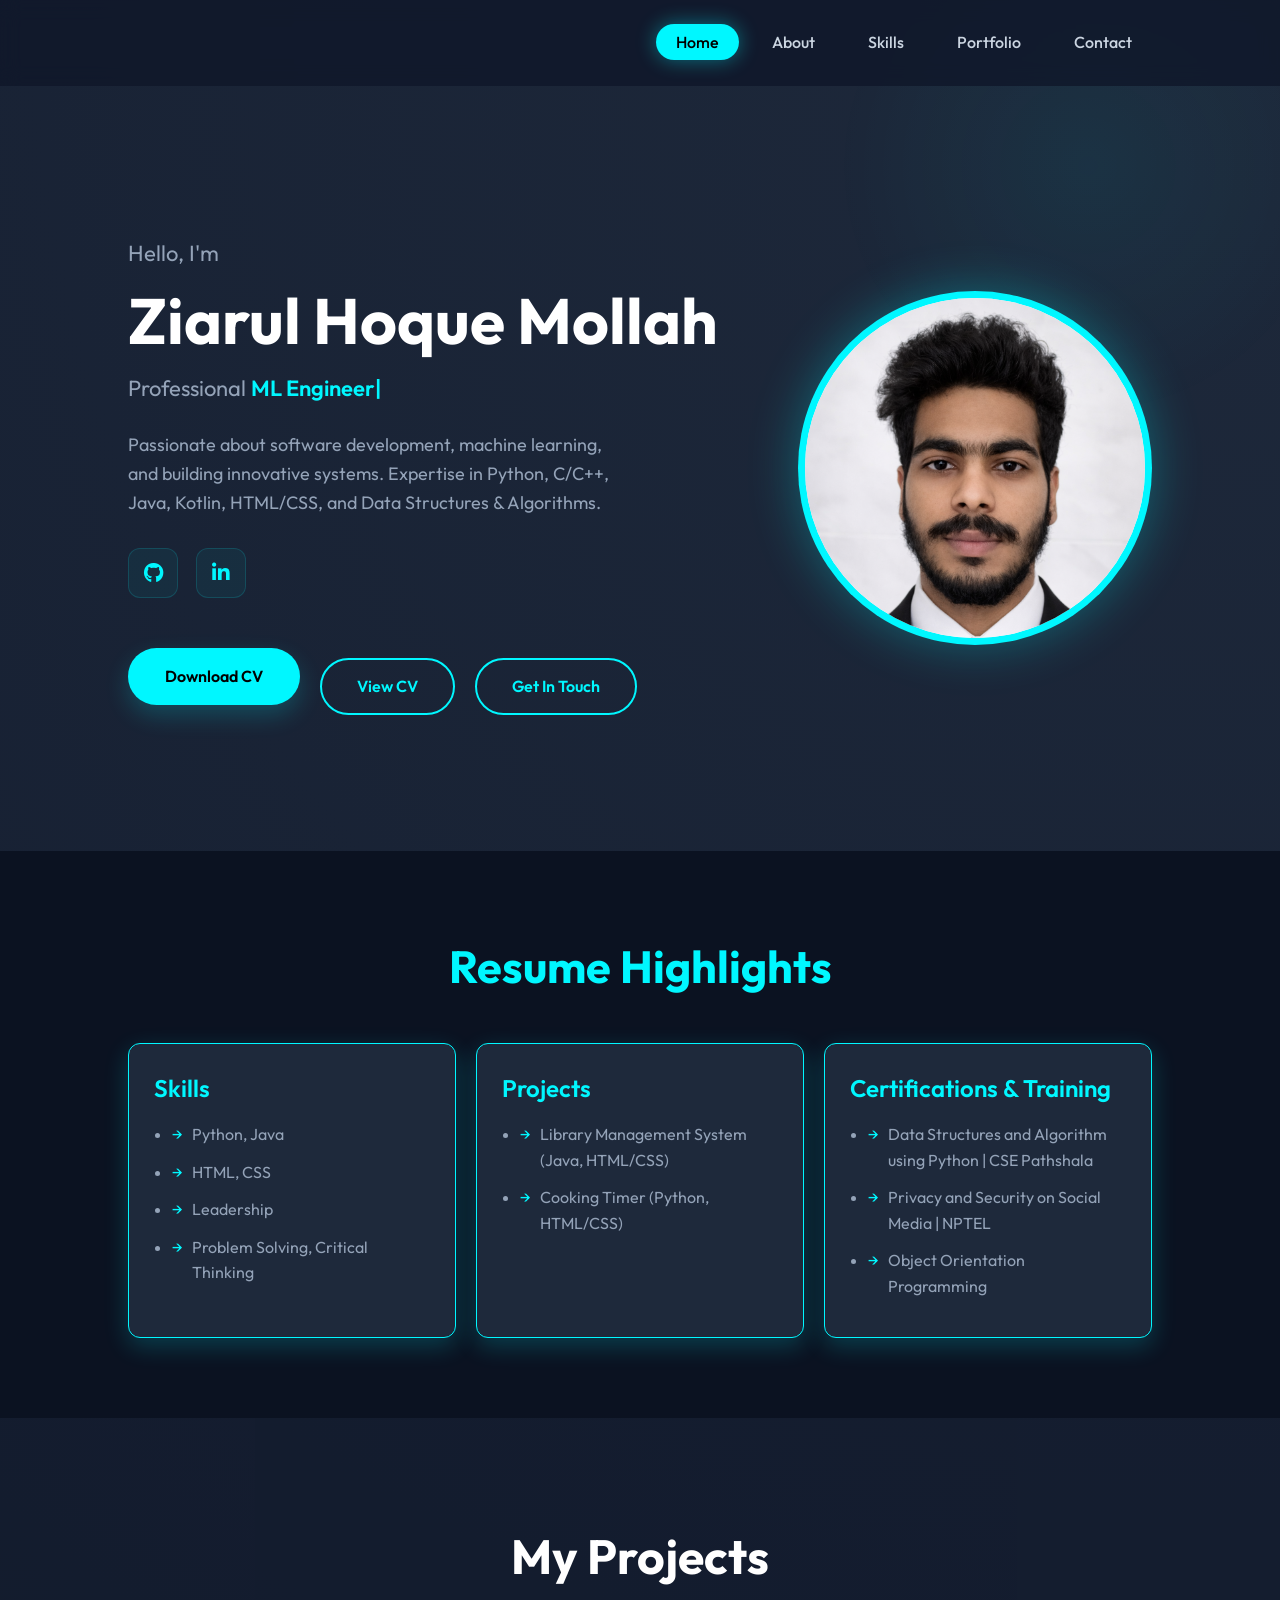
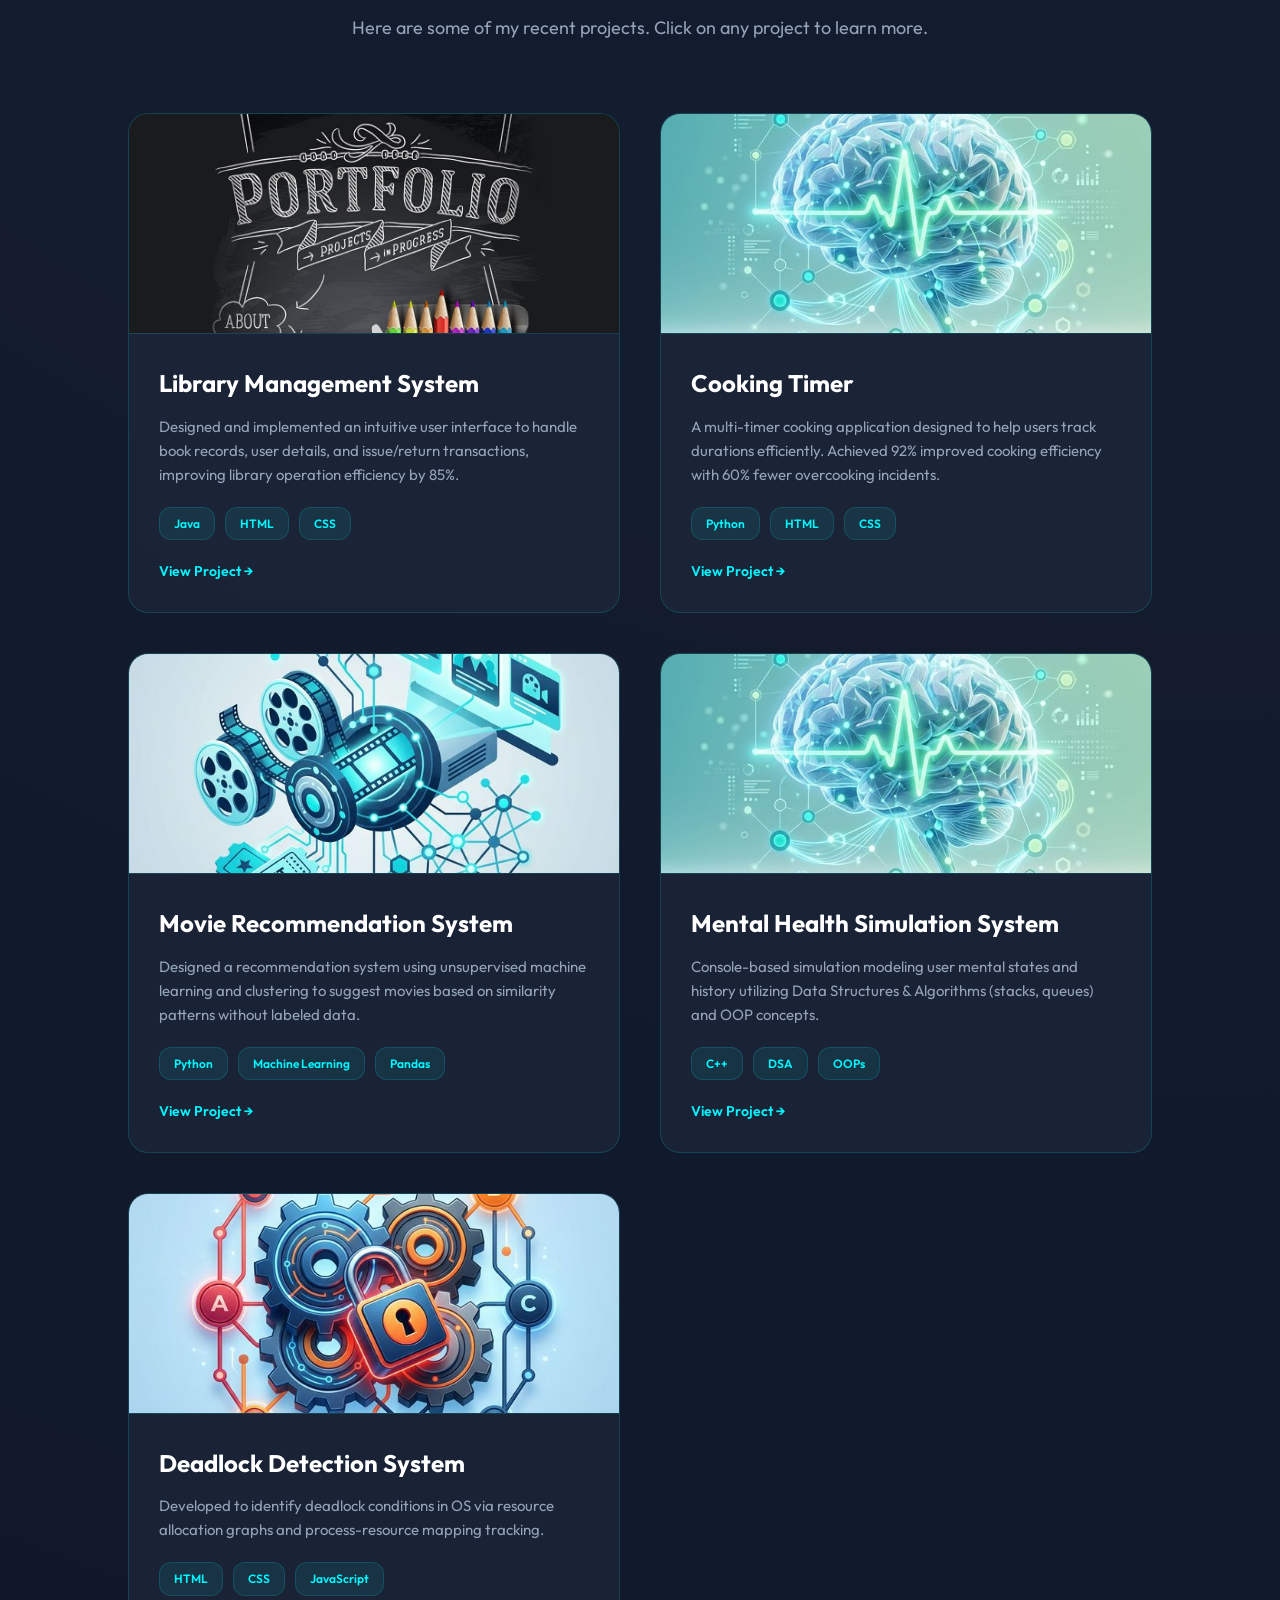
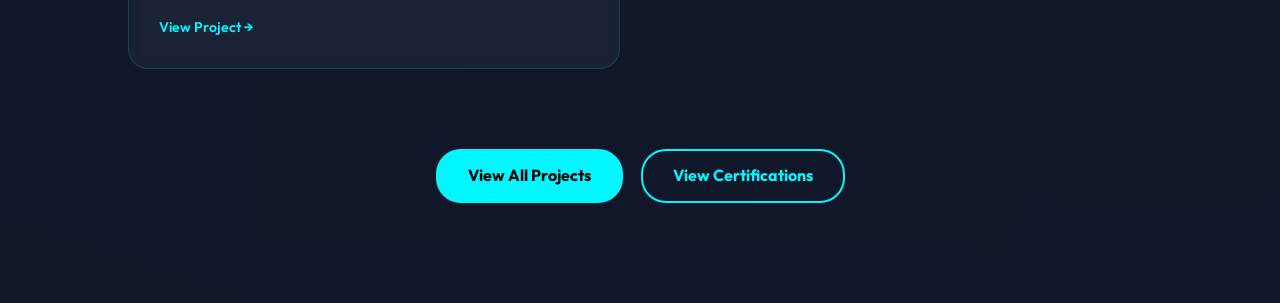
<file: index.html>
<!DOCTYPE html>
<html lang="en">

<head>
    <meta charset="UTF-8">
    <meta name="viewport" content="width=device-width, initial-scale=1.0">
    <title>Portfolio</title>
    <link rel="stylesheet" href="https://cdnjs.cloudflare.com/ajax/libs/font-awesome/6.4.0/css/all.min.css">
    <link href="https://unpkg.com/aos@2.3.1/dist/aos.css" rel="stylesheet">
    <link rel="stylesheet" href="style.css">
</head>

<body>

    <!-- Navbar -->
    <header>
        <h2 class="logo"></h2>
        <nav>
            <a href="index.html" class="active">Home</a>
            <a href="about.html">About</a>
            <a href="skills.html">Skills</a>
            <a href="projects.html">Portfolio</a>
            <a href="contact.html">Contact</a>

        </nav>
    </header>

    <!-- Hero Section -->
    <section class="hero" data-aos="fade-up">
        <div class="content">
            <h3 data-aos="fade-right">Hello, I'm</h3>
            <h1 data-aos="fade-right" data-aos-delay="200">Ziarul Hoque Mollah</h1>
            <h3 data-aos="fade-right" data-aos-delay="400">Professional <span id="typing"
                    style="color: #00f7ff;"></span></h3>
            <p data-aos="fade-right" data-aos-delay="600">Passionate about software development, machine learning, and
                building innovative systems. Expertise in Python, C/C++, Java, Kotlin, HTML/CSS, and Data Structures &
                Algorithms.</p>

            <!-- Social Icons -->
            <div class="social">
                <a href="https://github.com/Ziarulhoquemollah" target="_blank" title="GitHub"><i
                        class="fab fa-github"></i></a>
                <a href="https://www.linkedin.com/in/ziarul-hoque-mollah-135290376" target="_blank" title="LinkedIn"><i
                        class="fab fa-linkedin-in"></i></a>
            </div>

            <div class="cta-btns">
                <a href="Ziarul_CV.pdf" download="Ziarul_CV.pdf" class="download-button">Download CV</a>
                <a href="mulz.jpeg" target="_blank" class="cta-button"
                    style="background: transparent; border: 2px solid var(--primary); color: var(--primary);">View
                    CV</a>
                <a href="contact.html" class="cta-button"
                    style="background: transparent; border: 2px solid var(--primary); color: var(--primary);">Get In
                    Touch</a>
            </div>
        </div>

        <!-- Image Section -->
        <div class="image">
            <div class="hexagon">
                <div class="hexagon-inner">
                    <img src="md.png" alt="Profile Picture">
                </div>
            </div>
        </div>
    </section>

    <!-- Resume Highlights -->
    <section class="resume-highlights" id="resume" data-aos="fade-up">
        <h2>Resume Highlights</h2>
        <div class="resume-grid">
            <div class="resume-card">
                <h3>Skills</h3>
                <ul>
                    <li>Python, Java</li>
                    <li>HTML, CSS</li>
                    <li>Leadership</li>
                    <li>Problem Solving, Critical Thinking</li>
                </ul>
            </div>
            <div class="resume-card" data-aos-delay="100">
                <h3>Projects</h3>
                <ul>
                    <li>Library Management System (Java, HTML/CSS)</li>
                    <li>Cooking Timer (Python, HTML/CSS)</li>
                </ul>
            </div>
            <div class="resume-card" data-aos-delay="200">
                <h3>Certifications & Training</h3>
                <ul>
                    <li>Data Structures and Algorithm using Python | CSE Pathshala</li>
                    <li>Privacy and Security on Social Media | NPTEL</li>
                    <li>Object Orientation Programming</li>
                </ul>
            </div>
        </div>
    </section>

    <!-- Projects Section -->
    <section class="projects" data-aos="fade-up">
        <h2>My Projects</h2>
        <p class="projects-intro">Here are some of my recent projects. Click on any project to learn more.</p>

        <div class="projects-grid">
            <div class="project-card" data-aos="zoom-in">
                <div class="project-image"><img src="portfolio-illustration.jpg" alt="Library Management System"></div>
                <div class="project-content">
                    <h3>Library Management System</h3>
                    <p>Designed and implemented an intuitive user interface to handle book records, user details, and
                        issue/return transactions, improving library operation efficiency by 85%.</p>
                    <div class="project-tech">
                        <span>Java</span>
                        <span>HTML</span>
                        <span>CSS</span>
                    </div>
                    <a href="projects.html" class="project-link">View Project →</a>
                </div>
            </div>

            <div class="project-card" data-aos="zoom-in" data-aos-delay="100">
                <div class="project-image"><img src="mental_health.png" alt="Cooking Timer"></div>
                <div class="project-content">
                    <h3>Cooking Timer</h3>
                    <p>A multi-timer cooking application designed to help users track durations efficiently. Achieved
                        92% improved cooking efficiency with 60% fewer overcooking incidents.</p>
                    <div class="project-tech">
                        <span>Python</span>
                        <span>HTML</span>
                        <span>CSS</span>
                    </div>
                    <a href="projects.html" class="project-link">View Project →</a>
                </div>
            </div>

            <div class="project-card" data-aos="zoom-in">
                <div class="project-image"><img src="movie_recommender.png" alt="Movie Recommendation System"></div>
                <div class="project-content">
                    <h3>Movie Recommendation System</h3>
                    <p>Designed a recommendation system using unsupervised machine learning and clustering to suggest
                        movies based on similarity patterns without labeled data.</p>
                    <div class="project-tech">
                        <span>Python</span>
                        <span>Machine Learning</span>
                        <span>Pandas</span>
                    </div>
                    <a href="projects.html" class="project-link">View Project →</a>
                </div>
            </div>

            <div class="project-card" data-aos="zoom-in">
                <div class="project-image"><img src="mental_health.png" alt="Mental Health Simulation"></div>
                <div class="project-content">
                    <h3>Mental Health Simulation System</h3>
                    <p>Console-based simulation modeling user mental states and history utilizing Data Structures &
                        Algorithms (stacks, queues) and OOP concepts.</p>
                    <div class="project-tech">
                        <span>C++</span>
                        <span>DSA</span>
                        <span>OOPs</span>
                    </div>
                    <a href="projects.html" class="project-link">View Project →</a>
                </div>
            </div>

            <div class="project-card" data-aos="zoom-in">
                <div class="project-image"><img src="deadlock_os.png" alt="Deadlock Detection System"></div>
                <div class="project-content">
                    <h3>Deadlock Detection System</h3>
                    <p>Developed to identify deadlock conditions in OS via resource allocation graphs and
                        process-resource mapping tracking.</p>
                    <div class="project-tech">
                        <span>HTML</span>
                        <span>CSS</span>
                        <span>JavaScript</span>
                    </div>
                    <a href="projects.html" class="project-link">View Project →</a>
                </div>
            </div>
        </div>

        <div class="view-all">
            <a href="projects.html" class="cta-button">View All Projects</a>
            <a href="projects.html#certifications" class="cta-button"
                style="background: transparent; border: 2px solid #00f7ff; color: #00f7ff; margin-left: 15px;">View
                Certifications</a>
        </div>
    </section>

    <!-- CV Modal -->
    <div id="cvModal" class="modal">
        <div class="modal-content">
            <span class="close-btn" id="closeCvModal">&times;</span>
            <div class="modal-body resume-highlights" style="padding: 20px 0; background: transparent;">
                <h2 style="margin-top: 0; text-align: center;">Full Resume</h2>

                <div class="resume-card">
                    <h3>Contact</h3>
                    <p>Email: ziarulhoquemollah905@gmail.com</p>
                    <p>Mobile: +91-8822157883</p>
                    <p>LinkedIn: <a href="https://www.linkedin.com/in/ziarul-hoque-mollah-135290376" target="_blank"
                            style="color: #00f7ff;">linkedin.com/in/ziarul-hoque-mollah-135290376</a></p>
                    <p>GitHub: <a href="https://github.com/Ziarulhoquemollah" target="_blank"
                            style="color: #00f7ff;">github.com/Ziarulhoquemollah</a></p>
                </div>

                <div class="resume-card">
                    <h3>Skills</h3>
                    <ul>
                        <li><strong>Languages:</strong> Python, C/C++, Java, Kotlin</li>
                        <li><strong>Frameworks:</strong> HTML and CSS.</li>
                        <li><strong>Tools/Platforms:</strong> Ms Excel, MySQL, Git & GitHub</li>
                        <li><strong>Soft Skills:</strong> Problem - Solving, Adaptability</li>
                    </ul>
                </div>

                <div class="resume-card">
                    <h3>Projects</h3>
                    <ul style="padding-left: 20px;">
                        <li>
                            <strong>Library Management System | <a href="https://github.com/Ziarulhoquemollah"
                                    target="_blank" style="color: #00f7ff;">GitHub</a></strong> <span
                                style="float:right;">August 2025</span>
                            <ul style="margin-top: 10px;">
                                <li>Developed a Library Management System focused on managing books, users, and
                                    borrowing/return.</li>
                                <li>Designed and implemented an intuitive user interface (UI) using Java Programming to
                                    handle book records, user details, and issue/return transactions.</li>
                                <li>Engaged in the development team to identify and resolve major technical and design
                                    challenges.</li>
                                <li>Executed a fully functional UI prototype capable of performing key library tasks.
                                </li>
                                <li>Improved library operation efficiency by 85% and reduced manual record-keeping
                                    errors by 70%.</li>
                                <li><strong>Tech:</strong> HTML, CSS, Java Programming.</li>
                            </ul>
                        </li>
                        <br>
                        <li>
                            <strong>Cooking Timer | <a href="https://github.com/Ziarulhoquemollah" target="_blank"
                                    style="color: #00f7ff;">GitHub</a></strong> <span style="float:right;">April
                                2025</span>
                            <ul style="margin-top: 10px;">
                                <li>Build a Cooking Timer application designed to help users set track and manage
                                    multiple cooking durations efficiently.</li>
                                <li>Led the development of the UI and backend timer logic to ensure smooth operation and
                                    accurate time tracking.</li>
                                <li>Implemented the system using Python for core functionality and HTML/CSS for a
                                    user-friendly interface.</li>
                                <li>Integrated features such as custom timers, alarm notifications, and preset cooking
                                    duration options.</li>
                                <li>Delivered a fully functional application that enhances cooking efficiency by 92%.
                                </li>
                                <li><strong>Tech:</strong> HTML, CSS, Python Programming.</li>
                            </ul>
                        </li>
                    </ul>
                </div>

                <div class="resume-card">
                    <h3>Training</h3>
                    <ul style="padding-left: 20px;">
                        <li>
                            <strong>CSE Pathshala (Edtech Company) | Certificate</strong> <span style="float:right;">Jun
                                2025 – Jul 2025</span>
                            <p style="margin: 5px 0;">Data Structures and Algorithm using Python</p>
                            <ul style="margin-top: 10px;">
                                <li>Implemented and analyzed core data structures including Arrays, Linked Lists,
                                    Stacks, Queues and Hash Tables.</li>
                                <li>Developed efficient solutions using searching and sorting algorithms such as Binary
                                    Search, Merge Sort, Quick Sort.</li>
                                <li>Applied algorithmic techniques including recursion, divide and conquer, greedy
                                    methods, and dynamic programming.</li>
                                <li>Solved multiple real-world and competitive programming problems, improving time and
                                    space complexity.</li>
                            </ul>
                        </li>
                    </ul>
                </div>

                <div class="resume-card">
                    <h3>Certifications</h3>
                    <ul>
                        <li>Privacy and Security on Social Media (NPTEL) | Certificate <span style="float:right;">May
                                2025</span></li>
                        <li>Object Orientation Programming | Certificate <span style="float:right;">December 2024</span>
                        </li>
                    </ul>
                </div>

                <div class="resume-card">
                    <h3>Extracurricular-Cocurricular</h3>
                    <ul>
                        <li>Participation in Seminar (Spoken English workshop) <span style="float:right;">April
                                2024</span></li>
                        <li>Participation in Hackathon (web-ka-Hackathon) <span style="float:right;">March 2024</span>
                        </li>
                    </ul>
                </div>

                <div class="resume-card">
                    <h3>Education</h3>
                    <ul>
                        <li>
                            <strong>Lovely Professional University</strong> <span style="float:right;">Punjab,
                                India</span><br>
                            Bachelor of Technology - Computer Science and Engineering; <strong>CGPA: 6.3</strong> <span
                                style="float:right;">Aug 2023 – Present</span>
                        </li>
                        <br>
                        <li>
                            <strong>Dhubri Gov't Boys School</strong> <span style="float:right;">Dhubri,
                                Assam</span><br>
                            Intermediate; <strong>Percentage: 78.6%</strong> <span style="float:right;">Apr 2020 - Mar
                                2022</span>
                        </li>
                        <br>
                        <li>
                            <strong>Piazbari Public High School</strong> <span style="float:right;">Dhubri,
                                Assam</span><br>
                            Matriculation; <strong>Percentage: 87.1%</strong> <span style="float:right;">Apr 2018 - Mar
                                2020</span>
                        </li>
                    </ul>
                </div>

                <div class="resume-card" style="margin-bottom: 20px;">
                    <h3>Download</h3>
                    <p><a href="Ziarul_CV.pdf" download="Ziarul_CV.pdf" class="download-button">Download CV</a></p>
                </div>
            </div>
        </div>
    </div>

    <script src="https://unpkg.com/aos@2.3.1/dist/aos.js"></script>
    <script>
        AOS.init({
            duration: 1000,
            once: true,
            offset: 100
        });
    </script>
    <script src="script.js"></script>
</body>

</html>
</file>
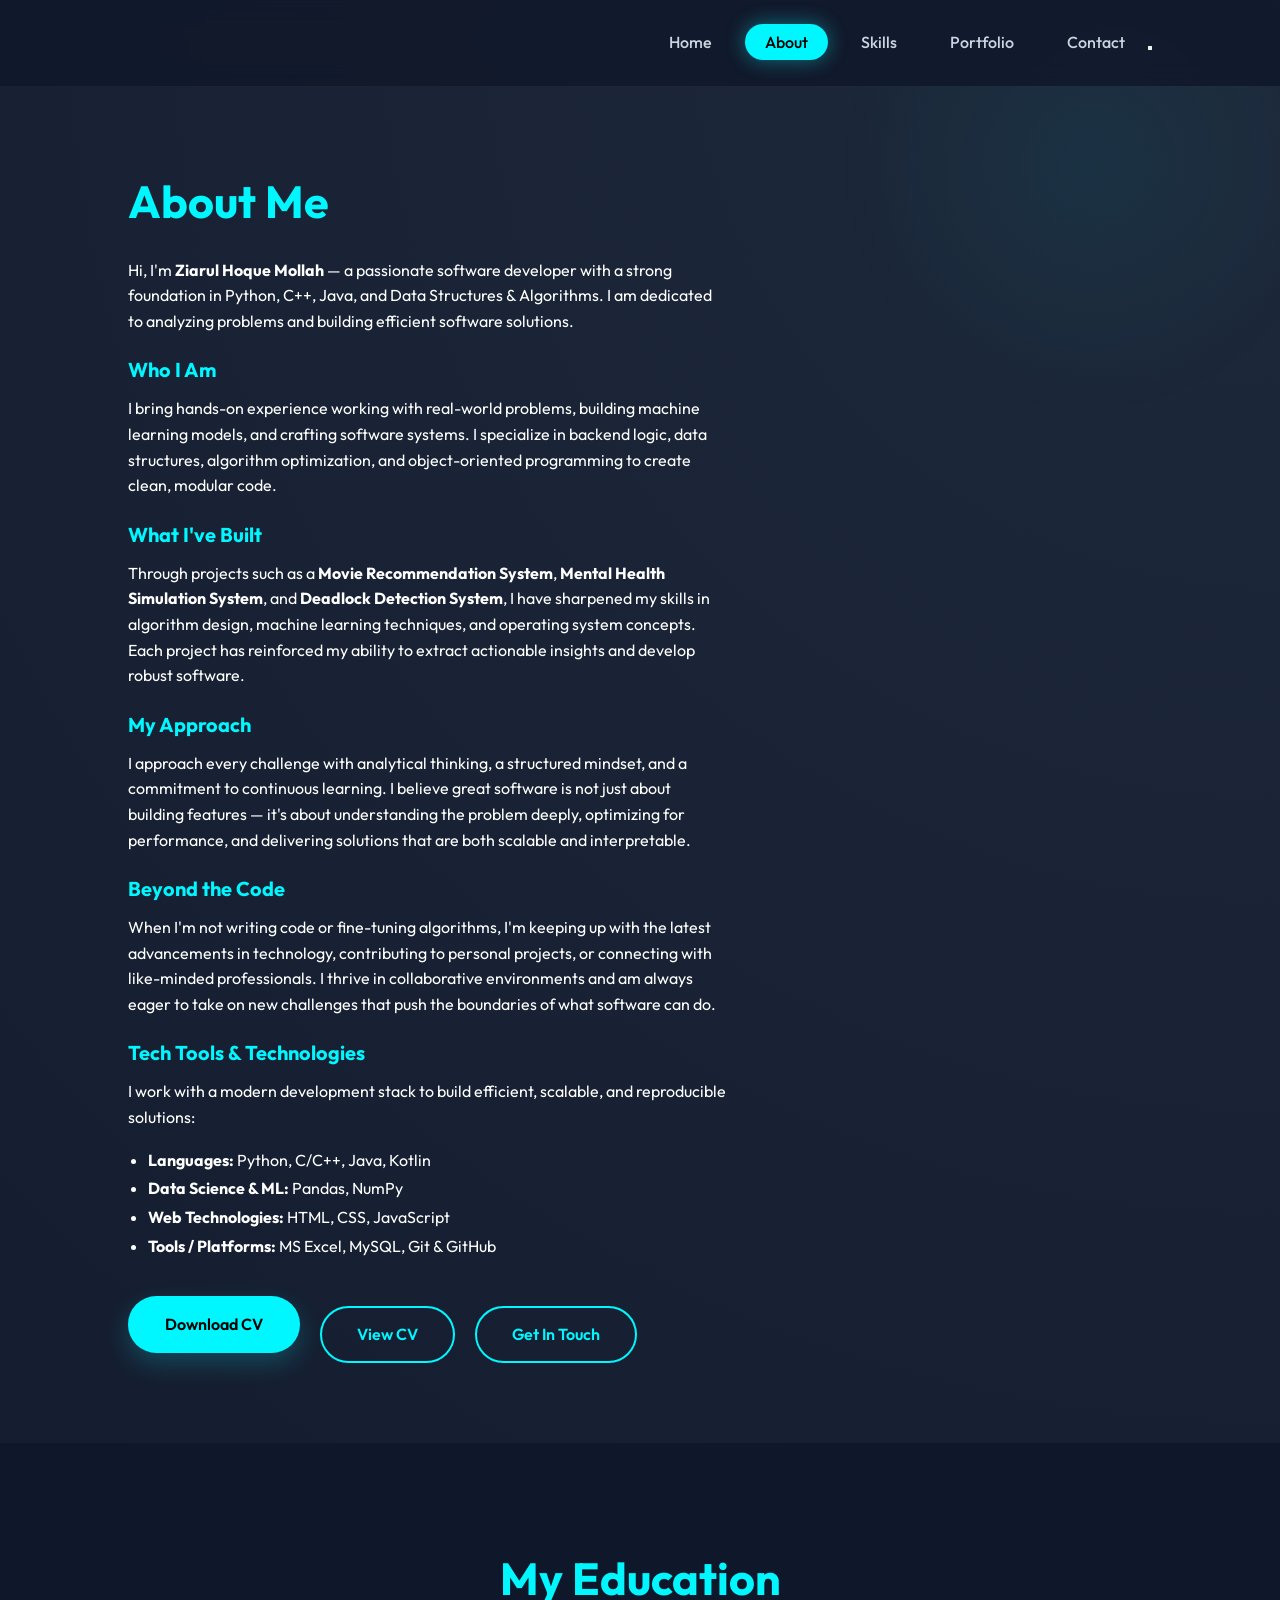
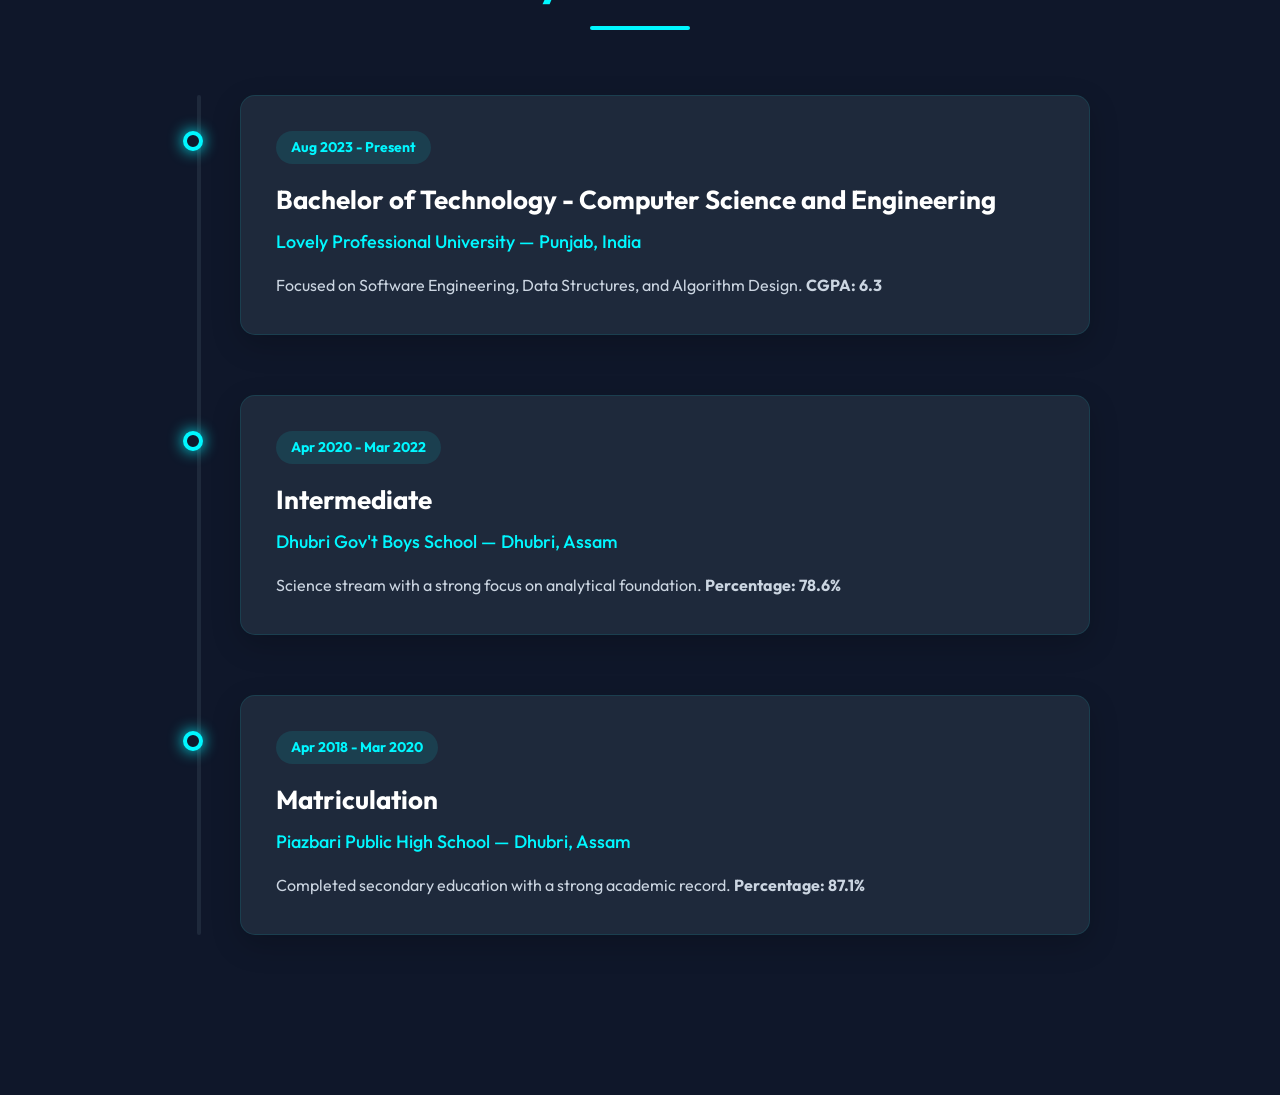
<file: about.html>
<!DOCTYPE html>
<html lang="en">

<head>
    <meta charset="UTF-8">
    <meta name="viewport" content="width=device-width, initial-scale=1.0">
    <title>About - Portfolio</title>
    <link rel="stylesheet" href="style.css">
</head>

<body>

    <!-- Navbar -->
    <header>
        <h2 class="logo"></h2>
        <nav>
            <a href="index.html">Home</a>
            <a href="about.html" class="active">About</a>
            <a href="skills.html">Skills</a>
            <a href="projects.html">Portfolio</a>
            <a href="contact.html">Contact</a>
            <button id="theme-toggle" class="theme-btn"><i class="fas fa-moon"></i></button>
        </nav>
    </header>

    <!-- About Section -->
    <section class="about">
        <div class="about-content">
            <h1>About Me</h1>
            <p>Hi, I'm <strong>Ziarul Hoque Mollah</strong> — a passionate software developer with a strong foundation
                in
                Python, C++, Java, and Data Structures & Algorithms. I am dedicated to analyzing problems and building
                efficient software solutions.</p>

            <h3>Who I Am</h3>
            <p>I bring hands-on experience working with real-world problems, building machine learning models, and
                crafting software systems. I specialize in backend logic, data structures, algorithm optimization, and
                object-oriented programming to create clean, modular code.</p>

            <h3>What I've Built</h3>
            <p>Through projects such as a <strong>Movie Recommendation System</strong>, <strong>Mental Health Simulation
                    System</strong>, and <strong>Deadlock Detection System</strong>, I have sharpened my skills in
                algorithm design, machine learning techniques, and operating system concepts. Each project has
                reinforced my ability to extract actionable insights and develop robust software.</p>

            <h3>My Approach</h3>
            <p>I approach every challenge with analytical thinking, a structured mindset, and a commitment to continuous
                learning. I believe great software is not just about building features — it's about understanding the
                problem deeply, optimizing for performance, and delivering solutions that are both scalable and
                interpretable.</p>

            <h3>Beyond the Code</h3>
            <p>When I'm not writing code or fine-tuning algorithms, I'm keeping up with the latest advancements in
                technology, contributing to personal projects, or connecting with like-minded professionals. I thrive in
                collaborative environments and am always eager to take on new challenges that push the boundaries of
                what software can do.</p>

            <!-- Removed old education paragraph as it's now in its own section -->

            <h3>Tech Tools &amp; Technologies</h3>
            <p>I work with a modern development stack to build efficient, scalable, and reproducible solutions:</p>
            <ul style="margin-left: 20px; line-height: 1.8;">
                <li><strong>Languages:</strong> Python, C/C++, Java, Kotlin</li>
                <li><strong>Data Science &amp; ML:</strong> Pandas, NumPy</li>
                <li><strong>Web Technologies:</strong> HTML, CSS, JavaScript</li>
                <li><strong>Tools / Platforms:</strong> MS Excel, MySQL, Git &amp; GitHub</li>
            </ul>

            <div class="cta-btns" style="margin-top: 25px;">
                <a href="Ziarul_CV.pdf" download="Ziarul_CV.pdf" class="download-button">Download CV</a>
                <a href="mulz.jpeg" target="_blank" class="cta-button"
                    style="background: transparent; border: 2px solid var(--primary); color: var(--primary);">View
                    CV</a>
                <a href="contact.html" class="cta-button"
                    style="background: transparent; border: 2px solid var(--primary); color: var(--primary);">Get In
                    Touch</a>
            </div>
        </div>


    </section>

    <!-- Education Section -->
    <section class="education-section">
        <h1 class="section-title">My Education</h1>
        <div class="education-container">
            <div class="education-card">
                <div class="education-dot"></div>
                <div class="education-content">
                    <span class="year">Aug 2023 - Present</span>
                    <h3>Bachelor of Technology - Computer Science and Engineering</h3>
                    <p class="institution">Lovely Professional University — Punjab, India</p>
                    <p>Focused on Software Engineering, Data Structures, and Algorithm Design. <strong>CGPA:
                            6.3</strong></p>
                </div>
            </div>

            <div class="education-card">
                <div class="education-dot"></div>
                <div class="education-content">
                    <span class="year">Apr 2020 - Mar 2022</span>
                    <h3>Intermediate</h3>
                    <p class="institution">Dhubri Gov't Boys School — Dhubri, Assam</p>
                    <p>Science stream with a strong focus on analytical foundation. <strong>Percentage: 78.6%</strong>
                    </p>
                </div>
            </div>

            <div class="education-card">
                <div class="education-dot"></div>
                <div class="education-content">
                    <span class="year">Apr 2018 - Mar 2020</span>
                    <h3>Matriculation</h3>
                    <p class="institution">Piazbari Public High School — Dhubri, Assam</p>
                    <p>Completed secondary education with a strong academic record. <strong>Percentage: 87.1%</strong>
                    </p>
                </div>
            </div>

        </div>
    </section>


    <!-- CV Modal -->
    <div id="cvModal" class="modal">
        <div class="modal-content">
            <span class="close-btn" id="closeCvModal">&times;</span>
            <div class="modal-body resume-highlights" style="padding: 20px 0; background: transparent;">
                <h2 style="margin-top: 0; text-align: center;">Full Resume</h2>

                <div class="resume-card">
                    <h3>Contact</h3>
                    <p>Email: ziarulhoquemollah905@gmail.com</p>
                    <p>Mobile: +91-8822157883</p>
                    <p>LinkedIn: <a href="https://www.linkedin.com/in/ziarul-hoque-mollah-135290376" target="_blank"
                            style="color: #00f7ff;">linkedin.com/in/ziarul-hoque-mollah-135290376</a></p>
                    <p>GitHub: <a href="https://github.com/Ziarulhoquemollah" target="_blank"
                            style="color: #00f7ff;">github.com/Ziarulhoquemollah</a></p>
                </div>

                <div class="resume-card">
                    <h3>Skills</h3>
                    <ul>
                        <li><strong>Languages:</strong> Python, C/C++, Java, Kotlin</li>
                        <li><strong>Frameworks:</strong> HTML and CSS.</li>
                        <li><strong>Tools/Platforms:</strong> Ms Excel, MySQL, Git & GitHub</li>
                        <li><strong>Soft Skills:</strong> Problem - Solving, Adaptability</li>
                    </ul>
                </div>

                <div class="resume-card">
                    <h3>Projects</h3>
                    <ul style="padding-left: 20px;">
                        <li>
                            <strong>Library Management System | <a href="https://github.com/Ziarulhoquemollah"
                                    target="_blank" style="color: #00f7ff;">GitHub</a></strong> <span
                                style="float:right;">August 2025</span>
                            <ul style="margin-top: 10px;">
                                <li>Developed a Library Management System focused on managing books, users, and
                                    borrowing/return.</li>
                                <li>Designed and implemented an intuitive user interface (UI) using Java Programming to
                                    handle book records, user details, and issue/return transactions.</li>
                                <li>Engaged in the development team to identify and resolve major technical and design
                                    challenges.</li>
                                <li>Executed a fully functional UI prototype capable of performing key library tasks.
                                </li>
                                <li>Improved library operation efficiency by 85% and reduced manual record-keeping
                                    errors by 70%.</li>
                                <li><strong>Tech:</strong> HTML, CSS, Java Programming.</li>
                            </ul>
                        </li>
                        <br>
                        <li>
                            <strong>Cooking Timer | <a href="https://github.com/Ziarulhoquemollah" target="_blank"
                                    style="color: #00f7ff;">GitHub</a></strong> <span style="float:right;">April
                                2025</span>
                            <ul style="margin-top: 10px;">
                                <li>Build a Cooking Timer application designed to help users set track and manage
                                    multiple cooking durations efficiently.</li>
                                <li>Led the development of the UI and backend timer logic to ensure smooth operation and
                                    accurate time tracking.</li>
                                <li>Implemented the system using Python for core functionality and HTML/CSS for a
                                    user-friendly interface.</li>
                                <li>Integrated features such as custom timers, alarm notifications, and preset cooking
                                    duration options.</li>
                                <li>Delivered a fully functional application that enhances cooking efficiency by 92%.
                                </li>
                                <li><strong>Tech:</strong> HTML, CSS, Python Programming.</li>
                            </ul>
                        </li>
                    </ul>
                </div>

                <div class="resume-card">
                    <h3>Training</h3>
                    <ul style="padding-left: 20px;">
                        <li>
                            <strong>CSE Pathshala (Edtech Company) | Certificate</strong> <span style="float:right;">Jun
                                2025 – Jul 2025</span>
                            <p style="margin: 5px 0;">Data Structures and Algorithm using Python</p>
                            <ul style="margin-top: 10px;">
                                <li>Implemented and analyzed core data structures including Arrays, Linked Lists,
                                    Stacks, Queues and Hash Tables.</li>
                                <li>Developed efficient solutions using searching and sorting algorithms such as Binary
                                    Search, Merge Sort, Quick Sort.</li>
                                <li>Applied algorithmic techniques including recursion, divide and conquer, greedy
                                    methods, and dynamic programming.</li>
                                <li>Solved multiple real-world and competitive programming problems, improving time and
                                    space complexity.</li>
                            </ul>
                        </li>
                    </ul>
                </div>

                <div class="resume-card">
                    <h3>Certifications</h3>
                    <ul>
                        <li>Privacy and Security on Social Media (NPTEL) | Certificate <span style="float:right;">May
                                2025</span></li>
                        <li>Object Orientation Programming | Certificate <span style="float:right;">December 2024</span>
                        </li>
                    </ul>
                </div>

                <div class="resume-card">
                    <h3>Extracurricular-Cocurricular</h3>
                    <ul>
                        <li>Participation in Seminar (Spoken English workshop) <span style="float:right;">April
                                2024</span></li>
                        <li>Participation in Hackathon (web-ka-Hackathon) <span style="float:right;">March 2024</span>
                        </li>
                    </ul>
                </div>

                <div class="resume-card">
                    <h3>Education</h3>
                    <ul>
                        <li>
                            <strong>Lovely Professional University</strong> <span style="float:right;">Punjab,
                                India</span><br>
                            Bachelor of Technology - Computer Science and Engineering; <strong>CGPA: 6.3</strong> <span
                                style="float:right;">Aug 2023 – Present</span>
                        </li>
                        <br>
                        <li>
                            <strong>Dhubri Gov't Boys School</strong> <span style="float:right;">Dhubri,
                                Assam</span><br>
                            Intermediate; <strong>Percentage: 78.6%</strong> <span style="float:right;">Apr 2020 - Mar
                                2022</span>
                        </li>
                        <br>
                        <li>
                            <strong>Piazbari Public High School</strong> <span style="float:right;">Dhubri,
                                Assam</span><br>
                            Matriculation; <strong>Percentage: 87.1%</strong> <span style="float:right;">Apr 2018 - Mar
                                2020</span>
                        </li>
                    </ul>
                </div>

                <div class="resume-card" style="margin-bottom: 20px;">
                    <h3>Download</h3>
                    <p><a href="Ziarul_CV.pdf" download="Ziarul_CV.pdf" class="download-button">Download CV</a></p>
                </div>
            </div>
        </div>
    </div>

    <script src="script.js"></script>
</body>

</html>
</file>
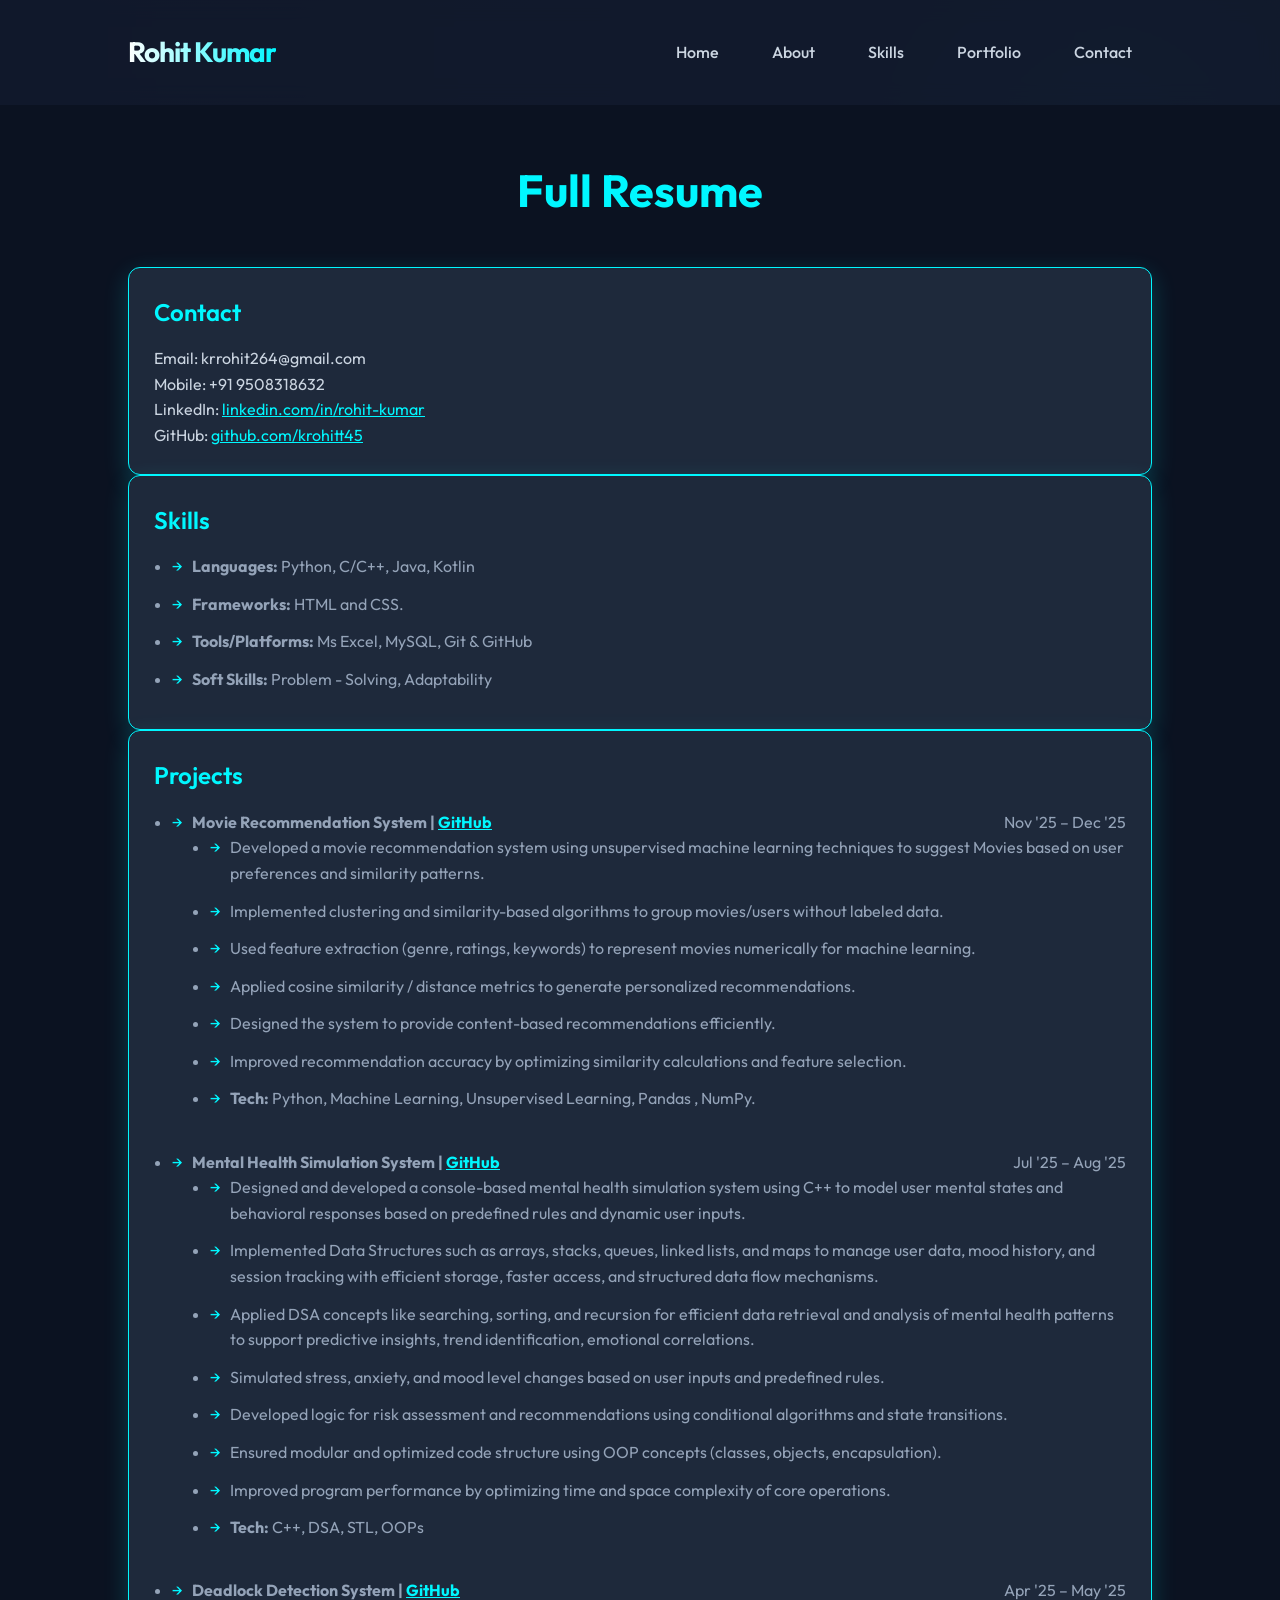
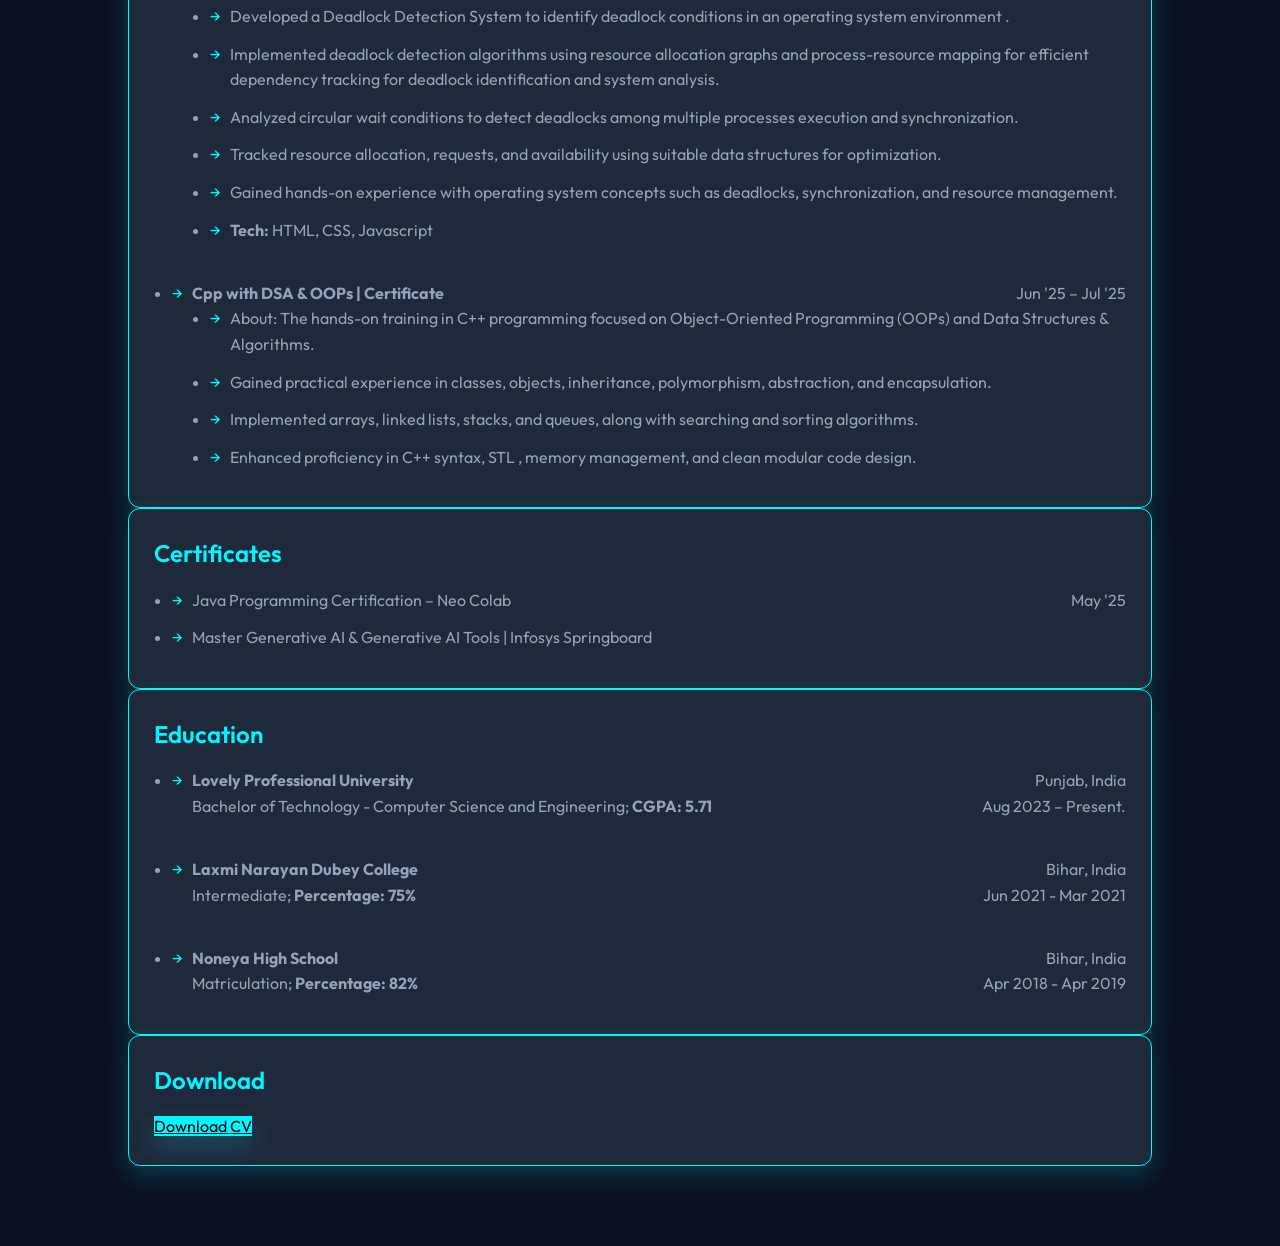
<file: cv.html>
<!DOCTYPE html>
<html lang="en">

<head>
    <meta charset="UTF-8" />
    <meta name="viewport" content="width=device-width, initial-scale=1.0" />
    <title>Rohit Kumar - Resume</title>
    <link rel="stylesheet" href="style.css" />
</head>

<body>
    <header>
        <h2 class="logo">Rohit Kumar</h2>
        <nav>
            <a href="index.html">Home</a>
            <a href="about.html">About</a>
            <a href="skills.html">Skills</a>
            <a href="projects.html">Portfolio</a>
            <a href="contact.html">Contact</a>
        </nav>
    </header>

    <section class="resume-highlights" style="padding-top: 50px;">
        <h2>Full Resume</h2>

        <div class="resume-card">
            <h3>Contact</h3>
            <p>Email: krrohit264@gmail.com</p>
            <p>Mobile: +91 9508318632</p>
            <p>LinkedIn: <a href="https://www.linkedin.com/in/rohit-kumar" target="_blank"
                    style="color: #00f7ff;">linkedin.com/in/rohit-kumar</a></p>
            <p>GitHub: <a href="https://github.com/krohitt45" target="_blank"
                    style="color: #00f7ff;">github.com/krohitt45</a></p>
        </div>

        <div class="resume-card">
            <h3>Skills</h3>
            <ul>
                <li><strong>Languages:</strong> Python, C/C++, Java, Kotlin</li>
                <li><strong>Frameworks:</strong> HTML and CSS.</li>
                <li><strong>Tools/Platforms:</strong> Ms Excel, MySQL, Git & GitHub</li>
                <li><strong>Soft Skills:</strong> Problem - Solving, Adaptability</li>
            </ul>
        </div>

        <div class="resume-card">
            <h3>Projects</h3>
            <ul>
                <li>
                    <strong>Movie Recommendation System | <a href="https://github.com/krohitt45" target="_blank"
                            style="color: #00f7ff;">GitHub</a></strong> <span style="float:right;">Nov '25 – Dec
                        '25</span>
                    <ul>
                        <li>Developed a movie recommendation system using unsupervised machine learning techniques to
                            suggest Movies based on user preferences and similarity patterns.</li>
                        <li>Implemented clustering and similarity-based algorithms to group movies/users without labeled
                            data.</li>
                        <li>Used feature extraction (genre, ratings, keywords) to represent movies numerically for
                            machine learning.</li>
                        <li>Applied cosine similarity / distance metrics to generate personalized recommendations.</li>
                        <li>Designed the system to provide content-based recommendations efficiently.</li>
                        <li>Improved recommendation accuracy by optimizing similarity calculations and feature
                            selection.</li>
                        <li><strong>Tech:</strong> Python, Machine Learning, Unsupervised Learning, Pandas , NumPy.</li>
                    </ul>
                </li>
                <br>
                <li>
                    <strong>Mental Health Simulation System | <a href="https://github.com/krohitt45" target="_blank"
                            style="color: #00f7ff;">GitHub</a></strong> <span style="float:right;">Jul '25 – Aug
                        '25</span>
                    <ul>
                        <li>Designed and developed a console-based mental health simulation system using C++ to model
                            user mental states and behavioral responses based on predefined rules and dynamic user
                            inputs.</li>
                        <li>Implemented Data Structures such as arrays, stacks, queues, linked lists, and maps to manage
                            user data, mood history, and session tracking with efficient storage, faster access, and
                            structured data flow mechanisms.</li>
                        <li>Applied DSA concepts like searching, sorting, and recursion for efficient data retrieval and
                            analysis of mental health patterns to support predictive insights, trend identification,
                            emotional correlations.</li>
                        <li>Simulated stress, anxiety, and mood level changes based on user inputs and predefined rules.
                        </li>
                        <li>Developed logic for risk assessment and recommendations using conditional algorithms and
                            state transitions.</li>
                        <li>Ensured modular and optimized code structure using OOP concepts (classes, objects,
                            encapsulation).</li>
                        <li>Improved program performance by optimizing time and space complexity of core operations.
                        </li>
                        <li><strong>Tech:</strong> C++, DSA, STL, OOPs</li>
                    </ul>
                </li>
                <br>
                <li>
                    <strong>Deadlock Detection System | <a href="https://github.com/krohitt45" target="_blank"
                            style="color: #00f7ff;">GitHub</a></strong> <span style="float:right;">Apr '25 – May
                        '25</span>
                    <ul>
                        <li>Developed a Deadlock Detection System to identify deadlock conditions in an operating system
                            environment .</li>
                        <li>Implemented deadlock detection algorithms using resource allocation graphs and
                            process-resource mapping for efficient dependency tracking for deadlock identification and
                            system analysis.</li>
                        <li>Analyzed circular wait conditions to detect deadlocks among multiple processes execution and
                            synchronization.</li>
                        <li>Tracked resource allocation, requests, and availability using suitable data structures for
                            optimization.</li>
                        <li>Gained hands-on experience with operating system concepts such as deadlocks,
                            synchronization, and resource management.</li>
                        <li><strong>Tech:</strong> HTML, CSS, Javascript</li>
                    </ul>
                </li>
                <br>
                <li>
                    <strong>Cpp with DSA & OOPs | Certificate</strong> <span style="float:right;">Jun '25 – Jul
                        '25</span>
                    <ul>
                        <li>About: The hands-on training in C++ programming focused on Object-Oriented Programming
                            (OOPs) and Data Structures & Algorithms.</li>
                        <li>Gained practical experience in classes, objects, inheritance, polymorphism, abstraction, and
                            encapsulation.</li>
                        <li>Implemented arrays, linked lists, stacks, and queues, along with searching and sorting
                            algorithms.</li>
                        <li>Enhanced proficiency in C++ syntax, STL , memory management, and clean modular code design.
                        </li>
                    </ul>
                </li>
            </ul>
        </div>

        <div class="resume-card">
            <h3>Certificates</h3>
            <ul>
                <li>Java Programming Certification – Neo Colab <span style="float:right;">May '25</span></li>
                <li>Master Generative AI & Generative AI Tools | Infosys Springboard</li>
            </ul>
        </div>

        <div class="resume-card">
            <h3>Education</h3>
            <ul>
                <li>
                    <strong>Lovely Professional University</strong> <span style="float:right;">Punjab, India</span><br>
                    Bachelor of Technology - Computer Science and Engineering; <strong>CGPA: 5.71</strong> <span
                        style="float:right;">Aug 2023 – Present.</span>
                </li>
                <br>
                <li>
                    <strong>Laxmi Narayan Dubey College</strong> <span style="float:right;">Bihar, India</span><br>
                    Intermediate; <strong>Percentage: 75%</strong> <span style="float:right;">Jun 2021 - Mar 2021</span>
                </li>
                <br>
                <li>
                    <strong>Noneya High School</strong> <span style="float:right;">Bihar, India</span><br>
                    Matriculation; <strong>Percentage: 82%</strong> <span style="float:right;">Apr 2018 - Apr
                        2019</span>
                </li>
            </ul>
        </div>

        <div class="resume-card">
            <h3>Download</h3>
            <p><a href="Ziarul_CV.pdf" download="Ziarul_CV.pdf" class="download-button">Download CV</a></p>
        </div>
    </section>

    <script src="script.js"></script>
</body>

</html>
</file>
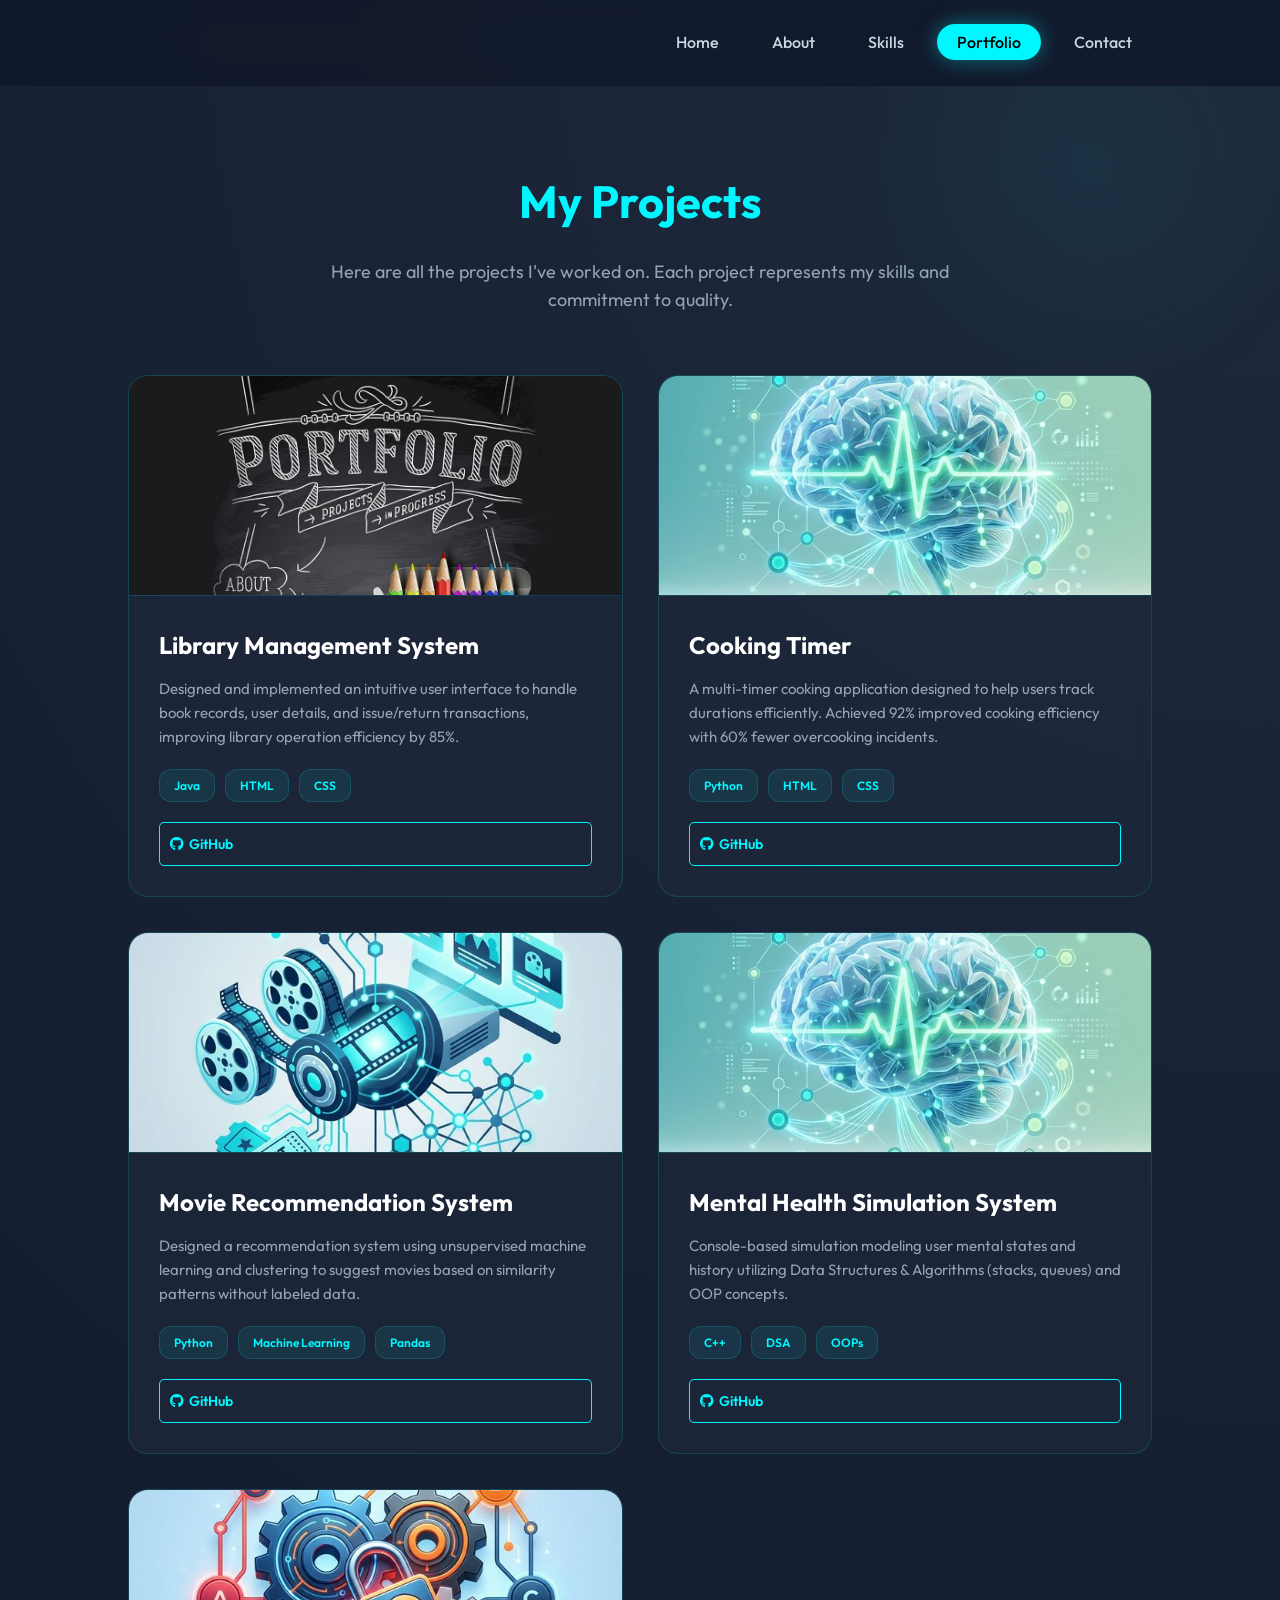
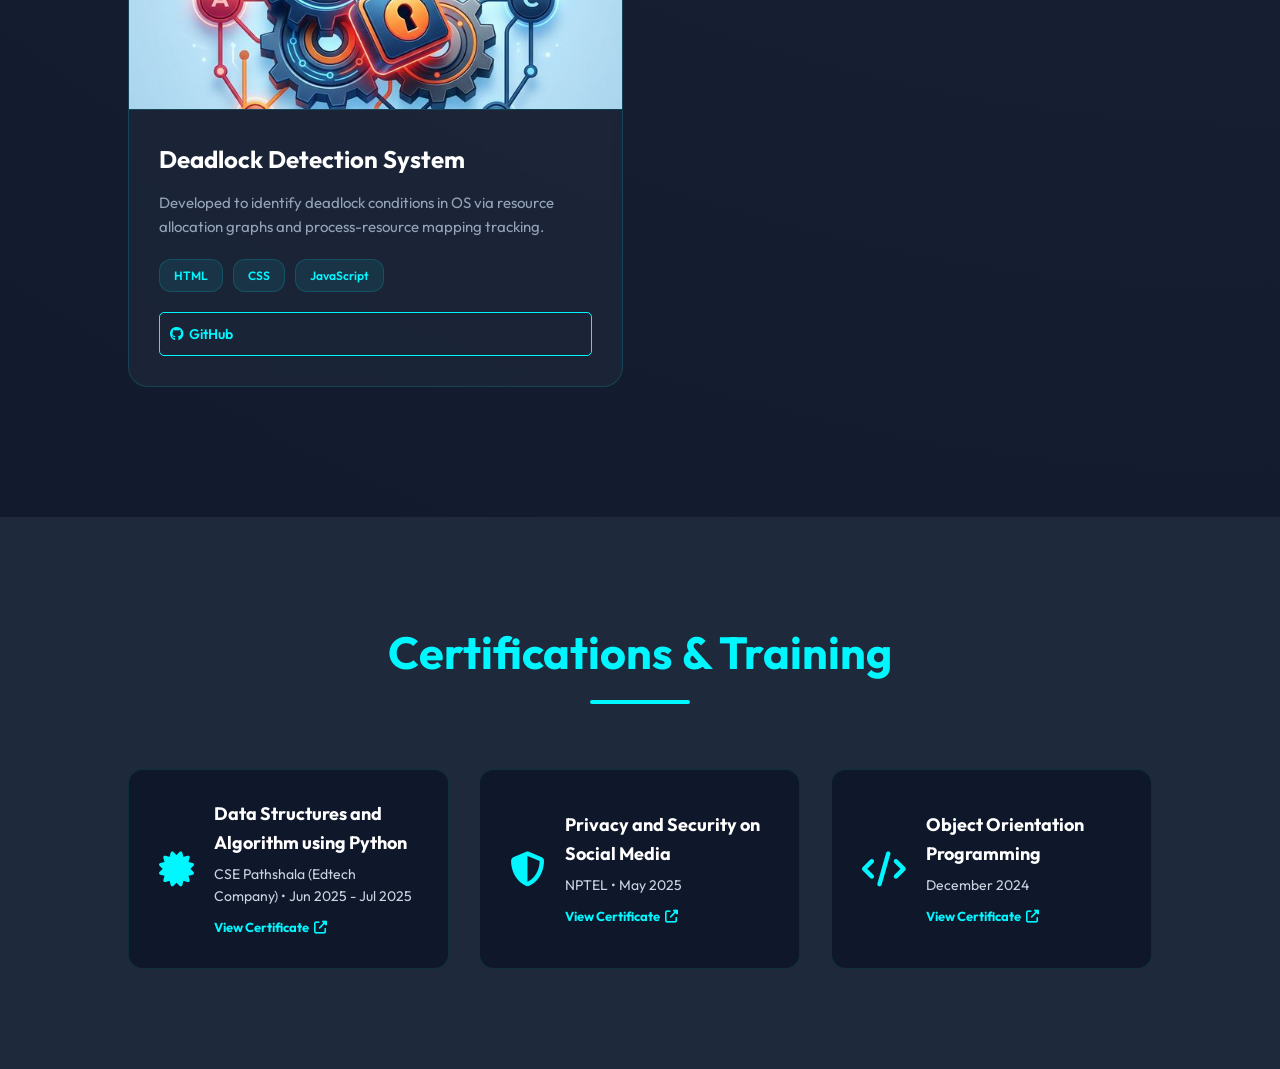
<file: projects.html>
<!DOCTYPE html>
<html lang="en">

<head>
    <meta charset="UTF-8">
    <meta name="viewport" content="width=device-width, initial-scale=1.0">
    <title>Projects - Portfolio</title>
    <link rel="stylesheet" href="https://cdnjs.cloudflare.com/ajax/libs/font-awesome/6.4.0/css/all.min.css">
    <link href="https://unpkg.com/aos@2.3.1/dist/aos.css" rel="stylesheet">
    <link rel="stylesheet" href="style.css">
</head>

<body>

    <!-- Navbar -->
    <header>
        <h2 class="logo"></h2>
        <nav>
            <a href="index.html">Home</a>
            <a href="about.html">About</a>
            <a href="skills.html">Skills</a>
            <a href="projects.html" class="active">Portfolio</a>
            <a href="contact.html">Contact</a>
        </nav>
    </header>

    <!-- Projects Section -->
    <section class="projects-page">
        <h1 data-aos="fade-down">My Projects</h1>
        <p class="projects-intro" data-aos="fade-up">Here are all the projects I've worked on. Each project represents
            my skills and commitment to quality.</p>

        <div class="projects-grid">
            <div class="project-card" data-aos="zoom-in">
                <div class="project-image"><img src="portfolio-illustration.jpg" alt="Library Management System"></div>
                <div class="project-content">
                    <h3>Library Management System</h3>
                    <p>Designed and implemented an intuitive user interface to handle book records, user details, and
                        issue/return transactions, improving library operation efficiency by 85%.</p>
                    <div class="project-tech">
                        <span>Java</span>
                        <span>HTML</span>
                        <span>CSS</span>
                    </div>
                    <div class="project-actions">
                        <a href="https://github.com/Ziarulhoquemollah" class="project-link" target="_blank"><i
                                class="fab fa-github"></i> GitHub</a>
                    </div>
                </div>
            </div>

            <div class="project-card" data-aos="zoom-in" data-aos-delay="100">
                <div class="project-image"><img src="mental_health.png" alt="Cooking Timer"></div>
                <div class="project-content">
                    <h3>Cooking Timer</h3>
                    <p>A multi-timer cooking application designed to help users track durations efficiently. Achieved
                        92% improved cooking efficiency with 60% fewer overcooking incidents.</p>
                    <div class="project-tech">
                        <span>Python</span>
                        <span>HTML</span>
                        <span>CSS</span>
                    </div>
                    <div class="project-actions">
                        <a href="https://github.com/Ziarulhoquemollah" class="project-link" target="_blank"><i
                                class="fab fa-github"></i> GitHub</a>
                    </div>
                </div>
            </div>

            <div class="project-card" data-aos="zoom-in">
                <div class="project-image"><img src="movie_recommender.png" alt="Movie Recommendation System"></div>
                <div class="project-content">
                    <h3>Movie Recommendation System</h3>
                    <p>Designed a recommendation system using unsupervised machine learning and clustering to suggest
                        movies based on similarity patterns without labeled data.</p>
                    <div class="project-tech">
                        <span>Python</span>
                        <span>Machine Learning</span>
                        <span>Pandas</span>
                    </div>
                    <div class="project-actions">
                        <a href="https://github.com/Ziarulhoquemollah" class="project-link" target="_blank"><i
                                class="fab fa-github"></i> GitHub</a>
                    </div>
                </div>
            </div>

            <div class="project-card" data-aos="zoom-in">
                <div class="project-image"><img src="mental_health.png" alt="Mental Health Simulation"></div>
                <div class="project-content">
                    <h3>Mental Health Simulation System</h3>
                    <p>Console-based simulation modeling user mental states and history utilizing Data Structures &
                        Algorithms (stacks, queues) and OOP concepts.</p>
                    <div class="project-tech">
                        <span>C++</span>
                        <span>DSA</span>
                        <span>OOPs</span>
                    </div>
                    <div class="project-actions">
                        <a href="https://github.com/Ziarulhoquemollah" class="project-link" target="_blank"><i
                                class="fab fa-github"></i> GitHub</a>
                    </div>
                </div>
            </div>

            <div class="project-card" data-aos="zoom-in">
                <div class="project-image"><img src="deadlock_os.png" alt="Deadlock Detection System"></div>
                <div class="project-content">
                    <h3>Deadlock Detection System</h3>
                    <p>Developed to identify deadlock conditions in OS via resource allocation graphs and
                        process-resource mapping tracking.</p>
                    <div class="project-tech">
                        <span>HTML</span>
                        <span>CSS</span>
                        <span>JavaScript</span>
                    </div>
                    <div class="project-actions">
                        <a href="https://github.com/Ziarulhoquemollah" class="project-link" target="_blank"><i
                                class="fab fa-github"></i> GitHub</a>
                    </div>
                </div>
            </div>
        </div>

    </section>

    <!-- Certifications Section -->
    <section class="certifications-section" id="certifications">
        <h1 class="section-title">Certifications & Training</h1>
        <div class="certifications-grid">
            <div class="cert-card" data-aos="flip-right">
                <div class="cert-icon"><i class="fas fa-certificate"></i></div>
                <div class="cert-info">
                    <h3>Data Structures and Algorithm using Python</h3>
                    <p>CSE Pathshala (Edtech Company) • Jun 2025 - Jul 2025</p>
                    <a href="#" target="_blank" class="cert-link">View Certificate <i
                            class="fas fa-external-link-alt"></i></a>
                </div>
            </div>

            <div class="cert-card" data-aos="flip-right" data-aos-delay="100">
                <div class="cert-icon"><i class="fas fa-shield-alt"></i></div>
                <div class="cert-info">
                    <h3>Privacy and Security on Social Media</h3>
                    <p>NPTEL • May 2025</p>
                    <a href="#" target="_blank" class="cert-link">View Certificate <i
                            class="fas fa-external-link-alt"></i></a>
                </div>
            </div>

            <div class="cert-card" data-aos="flip-right" data-aos-delay="200">
                <div class="cert-icon"><i class="fas fa-code"></i></div>
                <div class="cert-info">
                    <h3>Object Orientation Programming</h3>
                    <p>December 2024</p>
                    <a href="#" target="_blank" class="cert-link">View Certificate <i
                            class="fas fa-external-link-alt"></i></a>
                </div>
            </div>
        </div>
        <script src="https://unpkg.com/aos@2.3.1/dist/aos.js"></script>
        <script>
            AOS.init({
                duration: 1000,
                once: true,
                offset: 100
            });
        </script>
        <script src="script.js"></script>
</body>

</html>
</file>
<file: style.css>
@import url('https://fonts.googleapis.com/css2?family=Outfit:wght@300;400;600;700&display=swap');

* {
    margin: 0;
    padding: 0;
    box-sizing: border-box;
    font-family: 'Outfit', sans-serif;
}

:root {
    --primary: #00f7ff;
    --bg-dark: #0f172a;
    --bg-card: rgba(30, 41, 59, 0.7);
    --glass-border: rgba(0, 247, 255, 0.15);
}

body {
    background: radial-gradient(circle at top right, #1e293b, #0f172a);
    color: white;
    line-height: 1.6;
    overflow-x: hidden;
}

/* Glassmorphism Background Shapes */
body::before {
    content: '';
    position: fixed;
    top: -10%;
    right: -5%;
    width: 40vw;
    height: 40vw;
    background: radial-gradient(circle, rgba(0, 247, 255, 0.05) 0%, transparent 70%);
    z-index: -1;
}

/* Navbar */
header {
    display: flex;
    justify-content: space-between;
    padding: 30px 10%;
    align-items: center;
    position: sticky;
    top: 0;
    background: rgba(15, 23, 42, 0.8);
    backdrop-filter: blur(10px);
    z-index: 1000;
}

.logo {
    font-size: 28px;
    font-weight: 700;
    letter-spacing: -1px;
    background: linear-gradient(to right, #fff, var(--primary));
    -webkit-background-clip: text;
    background-clip: text;
    -webkit-text-fill-color: transparent;
}

nav a {
    margin-left: 10px;
    text-decoration: none;
    color: #cbd5e1;
    transition: 0.4s cubic-bezier(0.175, 0.885, 0.32, 1.275);
    padding: 8px 20px;
    border-radius: 25px;
    font-weight: 500;
}

nav a:hover,
nav a.active {
    color: black;
    background: var(--primary);
    box-shadow: 0 0 20px rgba(0, 247, 255, 0.4);
}

/* Hero Section */
.hero {
    display: flex;
    justify-content: space-between;
    align-items: center;
    padding: 100px 10%;
    min-height: 85vh;
}

.content h1 {
    font-size: 64px;
    line-height: 1.1;
    margin-bottom: 10px;
    font-weight: 700;
}

.content h3 {
    font-size: 22px;
    font-weight: 400;
    color: #94a3b8;
    margin: 15px 0;
}

.content span {
    color: var(--primary);
    font-weight: 600;
}

.content p {
    margin: 25px 0;
    max-width: 500px;
    color: #94a3b8;
    font-size: 18px;
}

#typing::after {
    content: '|';
    animation: blink 0.7s infinite;
}

@keyframes blink {

    0%,
    100% {
        opacity: 1;
    }

    50% {
        opacity: 0;
    }
}

/* Social */
.social {
    margin-top: 30px;
    margin-bottom: 40px;
}

.cta-btns {
    display: flex;
    gap: 20px;
    align-items: center;
    flex-wrap: wrap;
}

.social a {
    display: inline-flex;
    align-items: center;
    justify-content: center;
    margin-right: 15px;
    border: 1px solid var(--glass-border);
    width: 50px;
    height: 50px;
    border-radius: 12px;
    color: var(--primary);
    background: rgba(0, 247, 255, 0.05);
    transition: all 0.4s ease;
    font-size: 20px;
    text-decoration: none;
}

.social a:hover {
    background: var(--primary);
    color: black;
    transform: translateY(-5px);
    box-shadow: 0 10px 20px rgba(0, 247, 255, 0.3);
}

/* Button Styling Professionalized */
.cta-btns .cta-button,
.cta-btns .download-button {
    display: inline-block;
    padding: 14px 35px;
    border-radius: 50px;
    font-weight: 600;
    text-decoration: none;
    transition: 0.4s;
    border: 2px solid transparent;
}

.download-button {
    background: var(--primary);
    color: black;
    box-shadow: 0 10px 25px rgba(0, 247, 255, 0.2);
}

.cta-button {
    border: 2px solid var(--primary);
    color: var(--primary);
    background: transparent;
}

.download-button:hover,
.cta-button:hover {
    transform: translateY(-5px);
    box-shadow: 0 15px 30px rgba(0, 247, 255, 0.3);
    background: white;
    color: black;
    border-color: white;
}

/* Image Hexagon with Animation */
.image {
    position: relative;
    animation: float 6s ease-in-out infinite;
}

@keyframes float {
    0% {
        transform: translateY(0px);
    }

    50% {
        transform: translateY(-20px);
    }

    100% {
        transform: translateY(0px);
    }
}

.hexagon {
    width: 354px;
    height: 354px;
    background: var(--primary);
    position: relative;
    border-radius: 50%;
    display: flex;
    justify-content: center;
    align-items: center;
    box-shadow: 0 0 50px rgba(0, 247, 255, 0.3);
}

.hexagon-inner {
    width: calc(100% - 14px);
    /* slightly thicker cyan border matching mockup */
    height: calc(100% - 14px);
    background: #fff;
    border-radius: 50%;
    display: flex;
    justify-content: center;
    align-items: center;
    overflow: hidden;
}

.hexagon-inner img {
    width: 100%;
    height: 100%;
    object-fit: cover;
    object-position: top;
    transition: 0.5s;
}

.hexagon:hover img {
    transform: scale(1.1);
}

/* Resume Highlights Professional Styling */
.resume-highlights {
    padding: 100px 10%;
    background: radial-gradient(circle at bottom left, rgba(0, 247, 255, 0.05), transparent);
}

.resume-highlights h2 {
    font-size: 48px;
    text-align: center;
    margin-bottom: 70px;
    font-weight: 700;
}

.resume-grid {
    display: grid;
    grid-template-columns: repeat(auto-fit, minmax(300px, 1fr));
    gap: 30px;
}

.resume-card {
    background: var(--bg-card);
    border: 1px solid var(--glass-border);
    backdrop-filter: blur(10px);
    padding: 40px;
    border-radius: 20px;
    transition: 0.4s;
}

.resume-card:hover {
    transform: translateY(-10px);
    border-color: var(--primary);
    box-shadow: 0 15px 35px rgba(0, 0, 0, 0.3);
}

.resume-card h3 {
    font-size: 24px;
    color: var(--primary);
    margin-bottom: 20px;
    font-weight: 600;
}

.resume-card ul {
    list-style: none;
}

.resume-card ul li {
    margin-bottom: 12px;
    color: #94a3b8;
    position: relative;
    padding-left: 20px;
}

.resume-card ul li::before {
    content: '→';
    position: absolute;
    left: 0;
    color: var(--primary);
}

/* Projects Section Professionalized */
.projects {
    padding: 100px 10%;
    background: rgba(15, 23, 42, 0.4);
}

.projects h2 {
    font-size: 48px;
    text-align: center;
    margin-bottom: 20px;
    font-weight: 700;
}

.projects-intro {
    text-align: center;
    margin-bottom: 70px;
    font-size: 18px;
    color: #94a3b8;
    max-width: 650px;
    margin-left: auto;
    margin-right: auto;
}

.projects-grid {
    display: grid;
    grid-template-columns: repeat(auto-fit, minmax(320px, 1fr));
    gap: 40px;
}

.project-card {
    background: var(--bg-card);
    border: 1px solid var(--glass-border);
    backdrop-filter: blur(5px);
    border-radius: 20px;
    overflow: hidden;
    transition: all 0.5s cubic-bezier(0.4, 0, 0.2, 1);
    display: flex;
    flex-direction: column;
}

.project-card:hover {
    transform: translateY(-12px);
    box-shadow: 0 20px 40px rgba(0, 0, 0, 0.4), 0 0 15px rgba(0, 247, 255, 0.2);
    border-color: var(--primary);
}

.project-image {
    width: 100%;
    height: 220px;
    background: linear-gradient(135deg, #1e293b, #0f172a);
    overflow: hidden;
    border-bottom: 1px solid var(--glass-border);
}

.project-image img {
    width: 100%;
    height: 100%;
    object-fit: cover;
    transition: 0.8s;
}

.project-card:hover .project-image img {
    transform: scale(1.1) rotate(2deg);
}

.project-content {
    padding: 30px;
    flex: 1;
}

.project-content h3 {
    font-size: 24px;
    margin-bottom: 12px;
    color: white;
}

.project-content p {
    font-size: 15px;
    color: #94a3b8;
    margin-bottom: 20px;
    line-height: 1.6;
}

.project-tech {
    display: flex;
    flex-wrap: wrap;
    gap: 10px;
    margin-bottom: 20px;
}

.project-tech span {
    background: rgba(0, 247, 255, 0.08);
    border: 1px solid var(--glass-border);
    color: var(--primary);
    padding: 6px 14px;
    border-radius: 12px;
    font-size: 12px;
    font-weight: 600;
}

.project-link {
    color: var(--primary);
    text-decoration: none;
    font-weight: 600;
    font-size: 14px;
    display: flex;
    align-items: center;
    gap: 5px;
    transition: 0.3s;
}

.project-link:hover {
    color: white;
    transform: translateX(5px);
}

.view-all {
    text-align: center;
    margin-top: 60px;
}

/* Projects Page */
.projects-page {
    padding: 80px 10%;
}

.projects-page h1 {
    font-size: 45px;
    text-align: center;
    margin-bottom: 20px;
    color: #00f7ff;
}

.projects-page .projects-intro {
    margin-bottom: 60px;
}

.projects-page .projects-grid {
    display: grid;
    grid-template-columns: repeat(auto-fit, minmax(320px, 1fr));
    gap: 35px;
    margin-bottom: 50px;
}

.project-actions {
    display: flex;
    gap: 15px;
}

.project-actions .project-link {
    flex: 1;
    text-align: center;
    padding: 10px;
    border: 1px solid #00f7ff;
    border-radius: 5px;
    transition: all 0.3s ease;
}

.project-actions .project-link:hover {
    background: rgba(0, 247, 255, 0.1);
    transform: scale(1.05);
}

/* About Section */
.about {
    display: flex;
    justify-content: space-between;
    align-items: center;
    padding: 80px 10%;
    gap: 40px;
}

.about-content {
    flex: 1;
    max-width: 600px;
}

.about-content h1 {
    font-size: 45px;
    margin-bottom: 20px;
    color: #00f7ff;
}

.about-content h3 {
    font-size: 20px;
    margin-top: 20px;
    margin-bottom: 10px;
    color: #00f7ff;
}

.about-content p {
    margin-bottom: 15px;
    line-height: 1.6;
}

.about-image {
    flex: 1;
}

.hexagon-about {
    width: 350px;
    height: 350px;
    background: #00f7ff;
    clip-path: polygon(25% 5%, 75% 5%,
            100% 50%,
            75% 95%, 25% 95%,
            0% 50%);
    display: flex;
    justify-content: center;
    align-items: center;
    box-shadow: 0 0 30px #00f7ff;
}

.hexagon-about img {
    width: 90%;
    border-radius: 10px;
}

.cta-button {
    display: inline-block;
    margin-top: 20px;
    padding: 12px 30px;
    background: #00f7ff;
    color: black;
    text-decoration: none;
    border-radius: 25px;
    transition: 0.3s;
    font-weight: bold;
}

.cta-button:hover {
    background: white;
    transform: scale(1.05);
}

/* Skills Section */
.skills {
    padding: 80px 10%;
}

.skills h1 {
    font-size: 45px;
    text-align: center;
    margin-bottom: 80px;
    color: #00f7ff;
}

.skill-category {
    margin-bottom: 60px;
}

.skill-category h2 {
    font-size: 28px;
    color: #00f7ff;
    text-align: center;
    margin-bottom: 40px;
    font-weight: 600;
    position: relative;
}

.skill-category h2::after {
    content: '';
    position: absolute;
    bottom: -10px;
    left: 50%;
    transform: translateX(-50%);
    width: 60px;
    height: 3px;
    background: linear-gradient(to right, #00f7ff, #00d4ff);
    border-radius: 2px;
}

.skills-intro {
    font-size: 24px;
    text-align: center;
    margin: 50px 10%;
    color: #94a3b8;
    line-height: 1.6;
    max-width: 800px;
    margin-left: auto;
    margin-right: auto;
}

.skill-card-container {
    display: grid;
    grid-template-columns: repeat(auto-fit, minmax(220px, 1fr));
    gap: 30px;
    justify-items: center;
}

.skill-card {
    background: #1e293b;
    border: 1px solid rgba(0, 247, 255, 0.3);
    border-radius: 15px;
    padding: 25px;
    width: 100%;
    max-width: 300px;
    text-align: center;
    box-shadow: 0 15px 30px rgba(0, 0, 0, 0.35);
    transition: transform 0.3s ease, border-color 0.3s ease;
}

.skill-card:hover {
    transform: translateY(-8px);
    border-color: #00f7ff;
}

.skill-circle {
    width: 130px;
    height: 130px;
    border-radius: 50%;
    background: conic-gradient(#00f7ff var(--angle, 0deg), rgba(255, 255, 255, 0.15) var(--angle, 0deg));
    display: flex;
    align-items: center;
    justify-content: center;
    box-shadow: 0 0 20px rgba(0, 247, 255, 0.2);
    margin: 0 auto 18px;
    position: relative;
}

.skill-circle::after {
    content: '';
    width: 90px;
    height: 90px;
    border-radius: 50%;
    background: #0f172a;
    position: absolute;
}

.skill-number {
    position: relative;
    font-size: 22px;
    font-weight: 700;
    color: #00f7ff;
}

.skill-card h3 {
    margin-top: 10px;
    color: #00f7ff;
    font-size: 22px;
}

.skill-card p {
    color: #ccd6e0;
    margin-top: 10px;
    font-size: 14px;
    line-height: 1.6;
}

.progress-bar {
    width: 100%;
    height: 8px;
    background: rgba(255, 255, 255, 0.1);
    border-radius: 4px;
    margin-top: 15px;
    overflow: hidden;
}

.progress-fill {
    height: 100%;
    background: linear-gradient(to right, #00f7ff, #00d4ff);
    border-radius: 4px;
    width: 0%;
    transition: width 0.3s ease;
}

.skill-section {
    margin-bottom: 120px;
}

.skill-section h2 {
    font-size: 32px;
    text-align: center;
    margin-bottom: 50px;
    color: #00f7ff;
}

/* Circular Skills Layout */
.skills-container {
    display: flex;
    justify-content: center;
    align-items: center;
    position: relative;
    height: 500px;
    margin-bottom: 30px;
}

.central-text {
    position: absolute;
    top: 50%;
    left: 50%;
    transform: translate(-50%, -50%);
    text-align: center;
    z-index: 10;
    white-space: nowrap;
    width: 160px;
    height: 160px;
    background: #1e293b;
    border: 3px solid #00f7ff;
    border-radius: 50%;
    display: flex;
    justify-content: center;
    align-items: center;
    box-shadow: 0 0 20px rgba(0, 247, 255, 0.3);
}

.central-text p {
    font-size: 32px;
    font-weight: bold;
    color: #00f7ff;
    margin: 0;
    padding: 0;
    text-transform: uppercase;
    letter-spacing: 1px;
}

.skills-circle {
    position: relative;
    width: 400px;
    height: 400px;
}

.skill-badge {
    position: absolute;
    width: 90px;
    height: 90px;
    border-radius: 50%;
    display: flex;
    flex-direction: column;
    align-items: center;
    justify-content: center;
    gap: 5px;
    background: var(--color);
    color: black;
    cursor: pointer;
    transition: all 0.3s ease;
    box-shadow: 0 5px 20px rgba(0, 0, 0, 0.3);
    top: 50%;
    left: 50%;
    transform-origin: center;
    --radius: 150px;
    transform: translate(-50%, -50%) translate(calc(var(--radius) * cos(var(--angle))), calc(var(--radius) * sin(var(--angle))));
}

/* Using transform to position badges in circle */
.skill-badge[style*="--angle: 0deg"] {
    transform: translate(-50%, -50%) translate(150px, 0px);
}

.skill-badge[style*="--angle: 60deg"] {
    transform: translate(-50%, -50%) translate(75px, 130px);
}

.skill-badge[style*="--angle: 120deg"] {
    transform: translate(-50%, -50%) translate(-75px, 130px);
}

.skill-badge[style*="--angle: 180deg"] {
    transform: translate(-50%, -50%) translate(-150px, 0px);
}

.skill-badge[style*="--angle: 240deg"] {
    transform: translate(-50%, -50%) translate(-75px, -130px);
}

.skill-badge[style*="--angle: 300deg"] {
    transform: translate(-50%, -50%) translate(75px, -130px);
}

.skill-icon {
    display: none;
}

.skill-label {
    font-size: 14px;
    font-weight: bold;
    text-align: center;
    line-height: 1.2;
    padding: 0 5px;
}

.skill-badge:hover {
    transform: translate(-50%, -50%) translate(calc(var(--radius, 150px) * cos(var(--angle, 0deg))), calc(var(--radius, 150px) * sin(var(--angle, 0deg)))) scale(1.15);
    box-shadow: 0 10px 30px rgba(0, 0, 0, 0.5);
}

/* CV Modal Styles */
.modal {
    display: none;
    position: fixed;
    z-index: 2000;
    left: 0;
    top: 0;
    width: 100%;
    height: 100%;
    overflow: auto;
    background-color: rgba(15, 23, 42, 0.9);
    backdrop-filter: blur(5px);
}

.modal-content {
    background: var(--bg-card);
    border: 1px solid var(--primary);
    border-radius: 15px;
    margin: 5% auto;
    width: 80%;
    max-width: 900px;
    box-shadow: 0 0 30px rgba(0, 247, 255, 0.3);
    position: relative;
    animation: modalFadeIn 0.4s ease-out;
}

@keyframes modalFadeIn {
    from {
        opacity: 0;
        transform: translateY(-30px);
    }

    to {
        opacity: 1;
        transform: translateY(0);
    }
}

.close-btn {
    color: #fff;
    position: absolute;
    top: 15px;
    right: 25px;
    font-size: 35px;
    font-weight: bold;
    cursor: pointer;
    transition: 0.3s;
    z-index: 2001;
}

.close-btn:hover,
.close-btn:focus {
    color: var(--primary);
    text-decoration: none;
}

.modal-body {
    max-height: 80vh;
    overflow-y: auto;
    padding: 20px 40px !important;
}

.modal-body::-webkit-scrollbar {
    width: 8px;
}

.modal-body::-webkit-scrollbar-track {
    background: rgba(255, 255, 255, 0.05);
}

.modal-body::-webkit-scrollbar-thumb {
    background: var(--primary);
    border-radius: 10px;
}

.skill-badge[style*="--angle: 0deg"]:hover {
    transform: translate(-50%, -50%) translate(172px, 0px) scale(1.15);
}

.skill-badge[style*="--angle: 60deg"]:hover {
    transform: translate(-50%, -50%) translate(86px, 150px) scale(1.15);
}

.skill-badge[style*="--angle: 120deg"]:hover {
    transform: translate(-50%, -50%) translate(-86px, 150px) scale(1.15);
}

.skill-badge[style*="--angle: 180deg"]:hover {
    transform: translate(-50%, -50%) translate(-172px, 0px) scale(1.15);
}

.skill-badge[style*="--angle: 240deg"]:hover {
    transform: translate(-50%, -50%) translate(-86px, -150px) scale(1.15);
}

.skill-badge[style*="--angle: 300deg"]:hover {
    transform: translate(-50%, -50%) translate(86px, -150px) scale(1.15);
}

.skill-note {
    text-align: center;
    color: #00f7ff;
    font-size: 14px;
    margin-top: 20px;
}

/* Contact Section */
.contact {
    padding: 80px 10%;
}

.contact h1 {
    font-size: 45px;
    text-align: center;
    margin-bottom: 10px;
    color: #00f7ff;
}

.contact-intro {
    text-align: center;
    margin-bottom: 50px;
    font-size: 16px;
    max-width: 600px;
    margin-left: auto;
    margin-right: auto;
}

.contact-container {
    display: grid;
    grid-template-columns: 2fr 1fr;
    gap: 50px;
    max-width: 1000px;
    margin: 0 auto;
}

.contact-form {
    display: flex;
    flex-direction: column;
    gap: 20px;
}

.form-group {
    display: flex;
    flex-direction: column;
}

.form-group label {
    margin-bottom: 8px;
    color: #00f7ff;
    font-weight: 500;
}

.form-group input,
.form-group textarea {
    padding: 12px;
    background: #1e293b;
    border: 1px solid #00f7ff;
    color: white;
    border-radius: 5px;
    font-family: Arial, sans-serif;
    transition: 0.3s;
}

.form-group input:focus,
.form-group textarea:focus {
    outline: none;
    background: #0f172a;
    box-shadow: 0 0 15px #00f7ff;
}

.submit-btn {
    margin-top: 10px;
    padding: 12px 25px;
    border: none;
    background: #00f7ff;
    color: black;
    border-radius: 25px;
    cursor: pointer;
    font-weight: bold;
    transition: 0.3s;
}

.submit-btn:hover {
    background: white;
    transform: scale(1.05);
}

.contact-info {
    background: #1e293b;
    padding: 30px;
    border-radius: 10px;
    border: 1px solid #00f7ff;
}

.contact-info h3 {
    color: #00f7ff;
    margin-bottom: 30px;
    font-size: 22px;
}

.info-item {
    margin-bottom: 25px;
}

.info-item h4 {
    color: #00f7ff;
    margin-bottom: 8px;
    font-size: 16px;
}

.info-item p {
    font-size: 14px;
    line-height: 1.5;
}

.info-item a {
    color: #00f7ff;
    text-decoration: none;
    transition: 0.3s;
}

.info-item a:hover {
    color: white;
}

/* Education Section */
.education-section {
    padding: 100px 10%;
    background: #0f172a;
}

.section-title {
    font-size: 45px;
    text-align: center;
    margin-bottom: 80px;
    color: #00f7ff;
    position: relative;
}

.section-title::after {
    content: '';
    position: absolute;
    bottom: -15px;
    left: 50%;
    transform: translateX(-50%);
    width: 100px;
    height: 4px;
    background: #00f7ff;
    border-radius: 2px;
}

.education-container {
    max-width: 900px;
    margin: 0 auto;
    position: relative;
    padding-left: 50px;
}

.education-container::before {
    content: '';
    position: absolute;
    left: 7px;
    top: 0;
    width: 4px;
    height: 100%;
    background: #1e293b;
    border-radius: 2px;
}

.education-card {
    position: relative;
    margin-bottom: 60px;
    background: #1e293b;
    padding: 35px;
    border-radius: 15px;
    border: 1px solid rgba(0, 247, 255, 0.1);
    transition: all 0.4s cubic-bezier(0.175, 0.885, 0.32, 1.275);
    box-shadow: 0 10px 30px rgba(0, 0, 0, 0.2);
}

.education-card:hover {
    transform: translateX(15px) scale(1.02);
    border-color: #00f7ff;
    box-shadow: 0 15px 40px rgba(0, 247, 255, 0.15);
}

.education-dot {
    position: absolute;
    left: -58px;
    top: 35px;
    width: 20px;
    height: 20px;
    background: #0f172a;
    border: 4px solid #00f7ff;
    border-radius: 50%;
    z-index: 2;
    box-shadow: 0 0 15px #00f7ff;
}

.year {
    display: inline-block;
    padding: 5px 15px;
    background: rgba(0, 247, 255, 0.1);
    color: #00f7ff;
    border-radius: 20px;
    font-weight: bold;
    font-size: 14px;
    margin-bottom: 15px;
}

.education-content h3 {
    font-size: 26px;
    margin-bottom: 8px;
    color: #fff;
}

.institution {
    font-size: 18px;
    color: #00f7ff;
    font-weight: 500;
    margin-bottom: 15px;
}

.education-content p:last-child {
    line-height: 1.7;
    color: #cbd5e1;
}

/* Education Section end */

.social-links {
    display: flex;
    flex-direction: column;
    gap: 8px;
}

.social-links a {
    color: #00f7ff;
    text-decoration: none;
    transition: 0.3s;
    display: flex;
    align-items: center;
    gap: 8px;
}

.social-links a:hover {
    color: white;
    transform: translateX(5px);
}

.social-links i {
    font-size: 16px;
}

/* Resume Highlights */
.resume-highlights {
    padding: 80px 10%;
    background: #0b1221;
}

.resume-highlights h2 {
    font-size: 45px;
    text-align: center;
    margin-bottom: 40px;
    color: #00f7ff;
}

.resume-grid {
    display: grid;
    gap: 20px;
    grid-template-columns: repeat(auto-fit, minmax(240px, 1fr));
}

.resume-card {
    background: #1e293b;
    border: 1px solid #00f7ff;
    border-radius: 12px;
    padding: 25px;
    color: #cbd5e1;
    box-shadow: 0 8px 25px rgba(0, 247, 255, 0.2);
}

.resume-card h3 {
    color: #00f7ff;
    margin-bottom: 15px;
}

.resume-card ul {
    list-style-type: disc;
    margin-left: 18px;
}

.resume-card li {
    margin-bottom: 8px;
}

/* Responsive */
@media (max-width: 768px) {
    .hero {
        flex-direction: column;
        text-align: center;
    }

    .image {
        margin-top: 30px;
    }

    .about {
        flex-direction: column;
        padding: 40px 5%;
    }

    .about-content h1 {
        font-size: 35px;
    }

    .hexagon-about {
        width: 250px;
        height: 250px;
    }

    .skills {
        padding: 40px 5%;
    }

    .skills h1 {
        font-size: 35px;
    }

    .skill-section h2 {
        font-size: 24px;
        margin-bottom: 30px;
    }

    .hexagon-container {
        width: 400px;
        height: 400px;
    }

    .skill-item {
        width: 110px;
        height: 50px;
    }

    .skill-name {
        font-size: 12px;
    }

    .skill-item.top {
        top: 0px;
    }

    .skill-item.bottom {
        bottom: 0px;
    }

    .skill-item.top-right {
        top: 60px;
        right: 20px;
    }

    .skill-item.bottom-right {
        bottom: 60px;
        right: 20px;
    }

    .skill-item.top-left {
        top: 60px;
        left: 20px;
    }

    .skill-item.bottom-left {
        bottom: 60px;
        left: 20px;
    }

    .skill-section {
        margin-bottom: 80px;
    }

    .contact {
        padding: 40px 5%;
    }

    .contact h1 {
        font-size: 35px;
    }

    .contact-container {
        grid-template-columns: 1fr;
    }

    .projects {
        padding: 40px 5%;
    }

    .projects h2 {
        font-size: 35px;
    }

    .projects-grid {
        grid-template-columns: 1fr;
        gap: 20px;
    }

    .project-card {
        margin-bottom: 20px;
    }

    .projects-page {
        padding: 40px 5%;
    }

    .projects-page h1 {
        font-size: 35px;
    }

    .projects-page .projects-grid {
        grid-template-columns: 1fr;
        gap: 20px;
    }

    .project-actions {
        flex-direction: column;
    }

    .project-actions .project-link {
        width: 100%;
    }

    .education-section {
        padding: 60px 5%;
    }

    .section-title {
        font-size: 35px;
        margin-bottom: 50px;
    }

    .education-container {
        padding-left: 30px;
    }

    .education-card {
        padding: 25px;
        margin-bottom: 40px;
    }

    .education-card:hover {
        transform: translateX(5px) scale(1.02);
    }

    .education-dot {
        left: -38px;
        top: 30px;
        width: 16px;
        height: 16px;
    }

    .education-content h3 {
        font-size: 20px;
    }
}

/* Certifications Section */
.certifications-section {
    padding: 100px 10%;
    background: #1e293b;
}

.certifications-grid {
    display: grid;
    grid-template-columns: repeat(auto-fit, minmax(300px, 1fr));
    gap: 30px;
    margin-top: 50px;
}

.cert-card {
    background: #0f172a;
    padding: 30px;
    border-radius: 15px;
    border: 1px solid rgba(0, 247, 255, 0.1);
    display: flex;
    align-items: center;
    gap: 20px;
    transition: all 0.3s ease;
}

.cert-card:hover {
    transform: translateY(-10px);
    border-color: #00f7ff;
    box-shadow: 0 10px 30px rgba(0, 247, 255, 0.2);
}

.cert-icon {
    font-size: 35px;
    color: #00f7ff;
}

.cert-info h3 {
    font-size: 18px;
    margin-bottom: 5px;
    color: #fff;
}

.cert-info p {
    font-size: 14px;
    color: #cbd5e1;
    margin-bottom: 10px;
}

.cert-link {
    font-size: 13px;
    color: #00f7ff;
    text-decoration: none;
    font-weight: bold;
    display: flex;
    align-items: center;
    gap: 5px;
}

.cert-link:hover {
    text-decoration: underline;
}

@media (max-width: 768px) {
    .certifications-section {
        padding: 60px 5%;
    }

    .cert-card {
        padding: 20px;
    }
}
</file>
